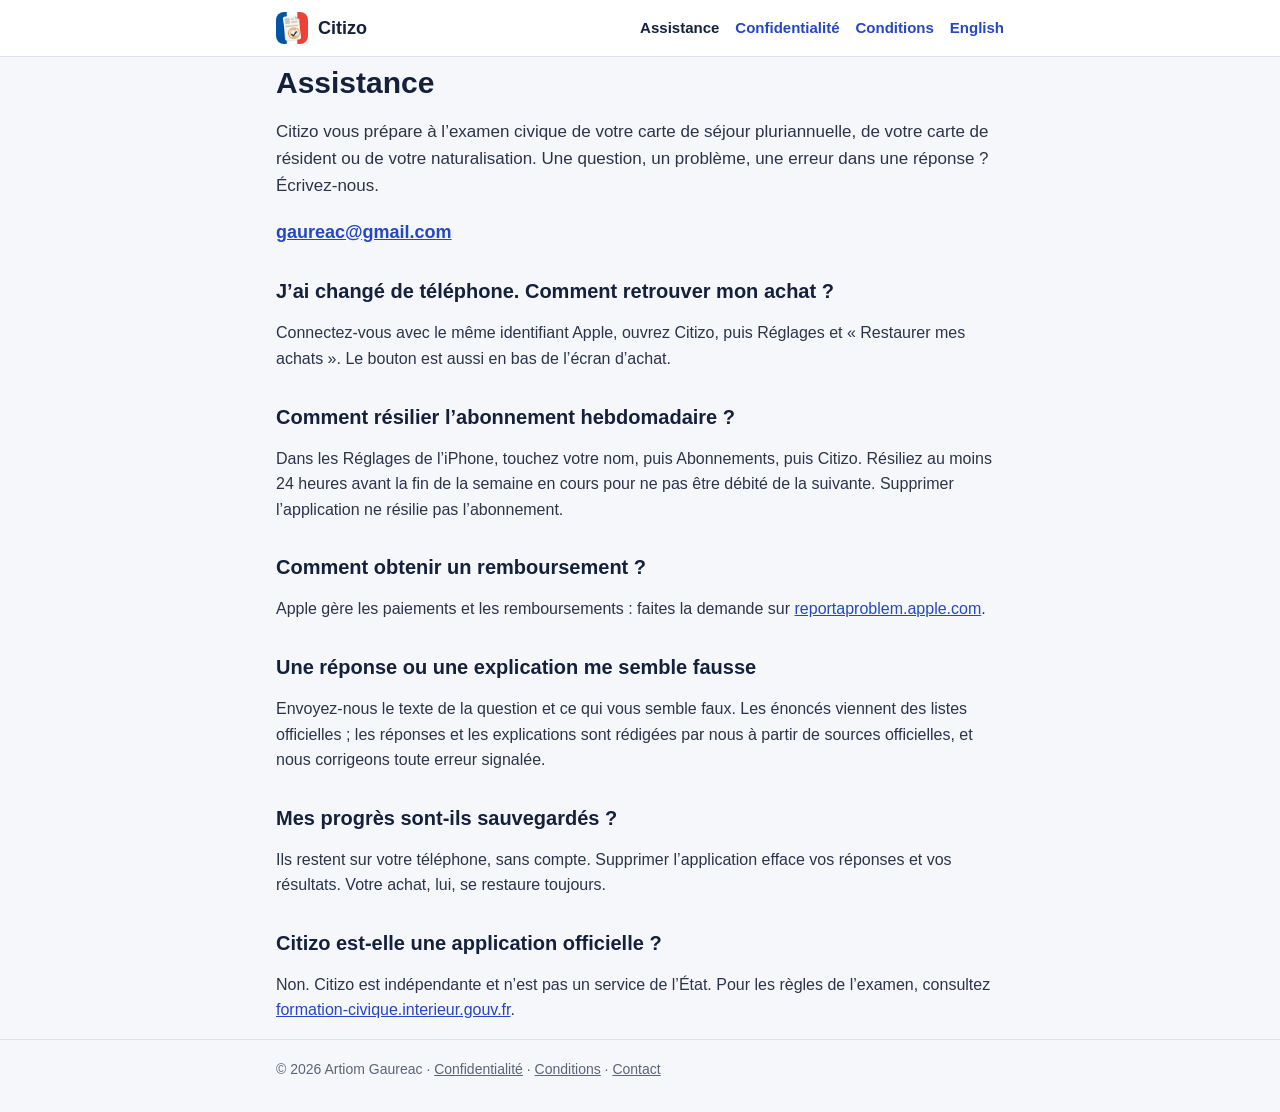
<file: index.html>
<!DOCTYPE html>
<html lang="fr">
<head>
<meta charset="utf-8">
<meta name="viewport" content="width=device-width, initial-scale=1">
<title>Assistance — Citizo</title>
<meta name="description" content="Assistance de Citizo, l’application de préparation à l’examen civique&nbsp;: contact, achats, abonnement, erreurs dans les questions.">
<link rel="stylesheet" href="assets/style.css">
<link rel="icon" href="assets/icon.png">
<link rel="alternate" hreflang="en" href="en/">
</head>
<body>
<header class="site">
  <div class="wrap">
    <a class="brand" href="index.html"><img src="assets/icon.png" alt=""> Citizo</a>
    <nav class="site">
      <a href="index.html" aria-current="page">Assistance</a>
      <a href="privacy.html">Confidentialité</a>
      <a href="terms.html">Conditions</a>
      <a href="en/" lang="en">English</a>
    </nav>
  </div>
</header>

<main class="wrap">
  <h1>Assistance</h1>
  <p class="lead">Citizo vous prépare à l’examen civique de votre carte de séjour pluriannuelle,
  de votre carte de résident ou de votre naturalisation. Une question, un problème, une erreur
  dans une réponse&nbsp;? Écrivez-nous.</p>
  <p class="contact"><a href="mailto:gaureac@gmail.com?subject=Citizo">gaureac@gmail.com</a></p>

  <h2>J’ai changé de téléphone. Comment retrouver mon achat&nbsp;?</h2>
  <p>Connectez-vous avec le même identifiant Apple, ouvrez Citizo, puis Réglages et
  «&nbsp;Restaurer mes achats&nbsp;». Le bouton est aussi en bas de l’écran d’achat.</p>

  <h2>Comment résilier l’abonnement hebdomadaire&nbsp;?</h2>
  <p>Dans les Réglages de l’iPhone, touchez votre nom, puis Abonnements, puis Citizo. Résiliez au
  moins 24&nbsp;heures avant la fin de la semaine en cours pour ne pas être débité de la
  suivante. Supprimer l’application ne résilie pas l’abonnement.</p>

  <h2>Comment obtenir un remboursement&nbsp;?</h2>
  <p>Apple gère les paiements et les remboursements&nbsp;: faites la demande sur
  <a href="https://reportaproblem.apple.com">reportaproblem.apple.com</a>.</p>

  <h2>Une réponse ou une explication me semble fausse</h2>
  <p>Envoyez-nous le texte de la question et ce qui vous semble faux. Les énoncés viennent des
  listes officielles&nbsp;; les réponses et les explications sont rédigées par nous à partir de
  sources officielles, et nous corrigeons toute erreur signalée.</p>

  <h2>Mes progrès sont-ils sauvegardés&nbsp;?</h2>
  <p>Ils restent sur votre téléphone, sans compte. Supprimer l’application efface vos réponses
  et vos résultats. Votre achat, lui, se restaure toujours.</p>

  <h2>Citizo est-elle une application officielle&nbsp;?</h2>
  <p>Non. Citizo est indépendante et n’est pas un service de l’État. Pour les règles de
  l’examen, consultez
  <a href="https://formation-civique.interieur.gouv.fr">formation-civique.interieur.gouv.fr</a>.</p>
</main>

<footer class="site">
  <div class="wrap">© 2026 Artiom Gaureac · <a href="privacy.html">Confidentialité</a> ·
  <a href="terms.html">Conditions</a> · <a href="mailto:gaureac@gmail.com">Contact</a></div>
</footer>
</body>
</html>
</file>
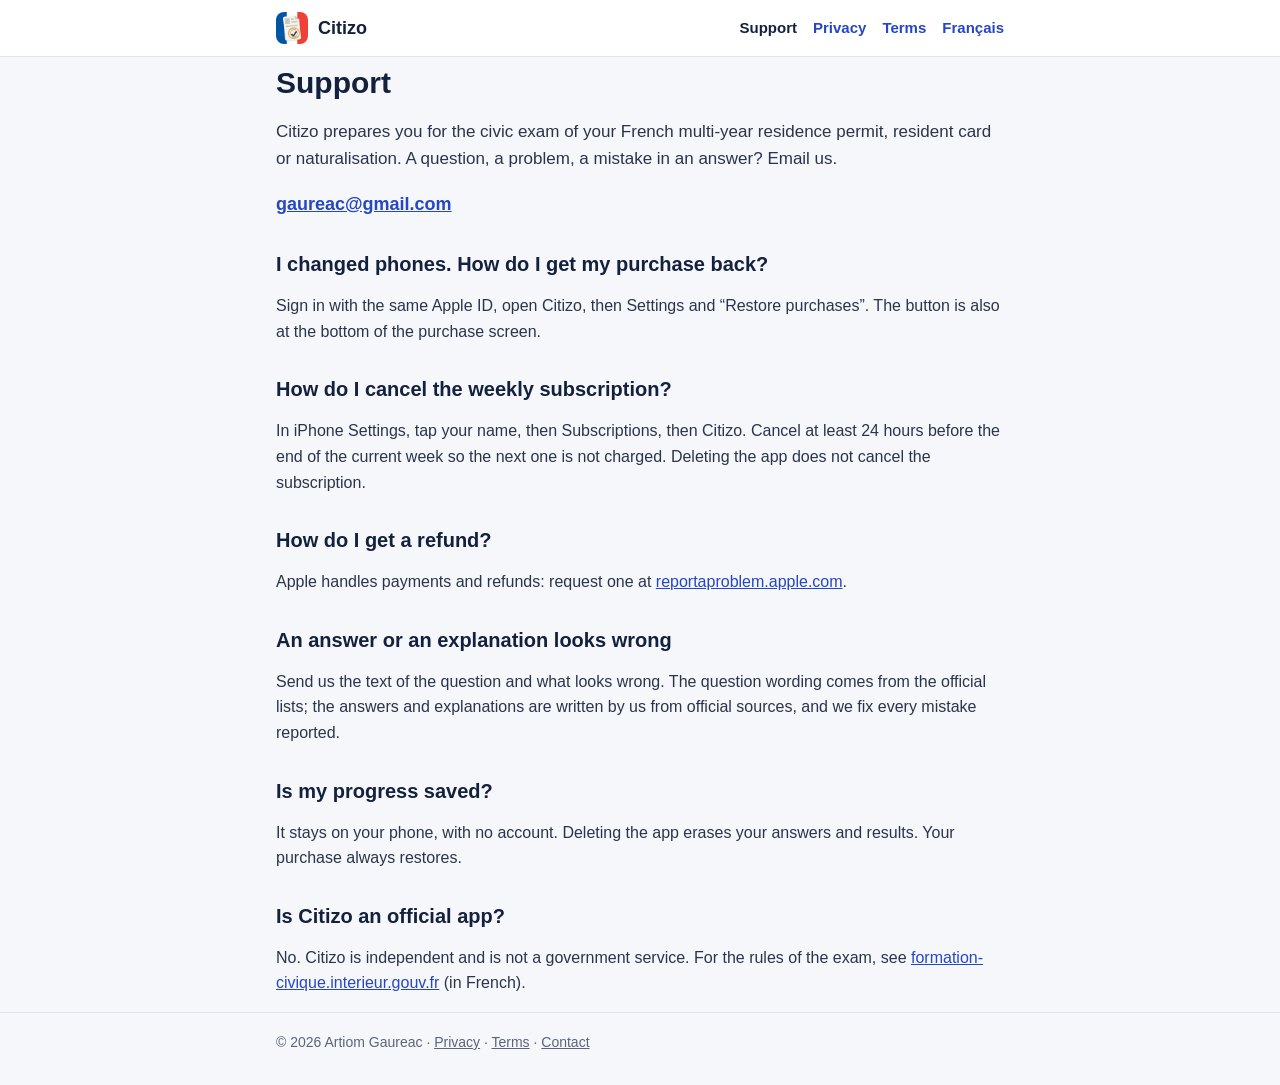
<file: en/index.html>
<!DOCTYPE html>
<html lang="en">
<head>
<meta charset="utf-8">
<meta name="viewport" content="width=device-width, initial-scale=1">
<title>Support — Citizo</title>
<meta name="description" content="Support for Citizo, the French civic exam preparation app: contact, purchases, subscription, mistakes in questions.">
<link rel="stylesheet" href="../assets/style.css">
<link rel="icon" href="../assets/icon.png">
<link rel="alternate" hreflang="fr" href="../">
</head>
<body>
<header class="site">
  <div class="wrap">
    <a class="brand" href="index.html"><img src="../assets/icon.png" alt=""> Citizo</a>
    <nav class="site">
      <a href="index.html" aria-current="page">Support</a>
      <a href="privacy.html">Privacy</a>
      <a href="terms.html">Terms</a>
      <a href="../" lang="fr">Français</a>
    </nav>
  </div>
</header>

<main class="wrap">
  <h1>Support</h1>
  <p class="lead">Citizo prepares you for the civic exam of your French multi-year residence
  permit, resident card or naturalisation. A question, a problem, a mistake in an answer? Email
  us.</p>
  <p class="contact"><a href="mailto:gaureac@gmail.com?subject=Citizo">gaureac@gmail.com</a></p>

  <h2>I changed phones. How do I get my purchase back?</h2>
  <p>Sign in with the same Apple ID, open Citizo, then Settings and “Restore purchases”. The
  button is also at the bottom of the purchase screen.</p>

  <h2>How do I cancel the weekly subscription?</h2>
  <p>In iPhone Settings, tap your name, then Subscriptions, then Citizo. Cancel at least 24 hours
  before the end of the current week so the next one is not charged. Deleting the app does not
  cancel the subscription.</p>

  <h2>How do I get a refund?</h2>
  <p>Apple handles payments and refunds: request one at
  <a href="https://reportaproblem.apple.com">reportaproblem.apple.com</a>.</p>

  <h2>An answer or an explanation looks wrong</h2>
  <p>Send us the text of the question and what looks wrong. The question wording comes from the
  official lists; the answers and explanations are written by us from official sources, and we
  fix every mistake reported.</p>

  <h2>Is my progress saved?</h2>
  <p>It stays on your phone, with no account. Deleting the app erases your answers and results.
  Your purchase always restores.</p>

  <h2>Is Citizo an official app?</h2>
  <p>No. Citizo is independent and is not a government service. For the rules of the exam, see
  <a href="https://formation-civique.interieur.gouv.fr">formation-civique.interieur.gouv.fr</a>
  (in French).</p>
</main>

<footer class="site">
  <div class="wrap">© 2026 Artiom Gaureac · <a href="privacy.html">Privacy</a> ·
  <a href="terms.html">Terms</a> · <a href="mailto:gaureac@gmail.com">Contact</a></div>
</footer>
</body>
</html>
</file>
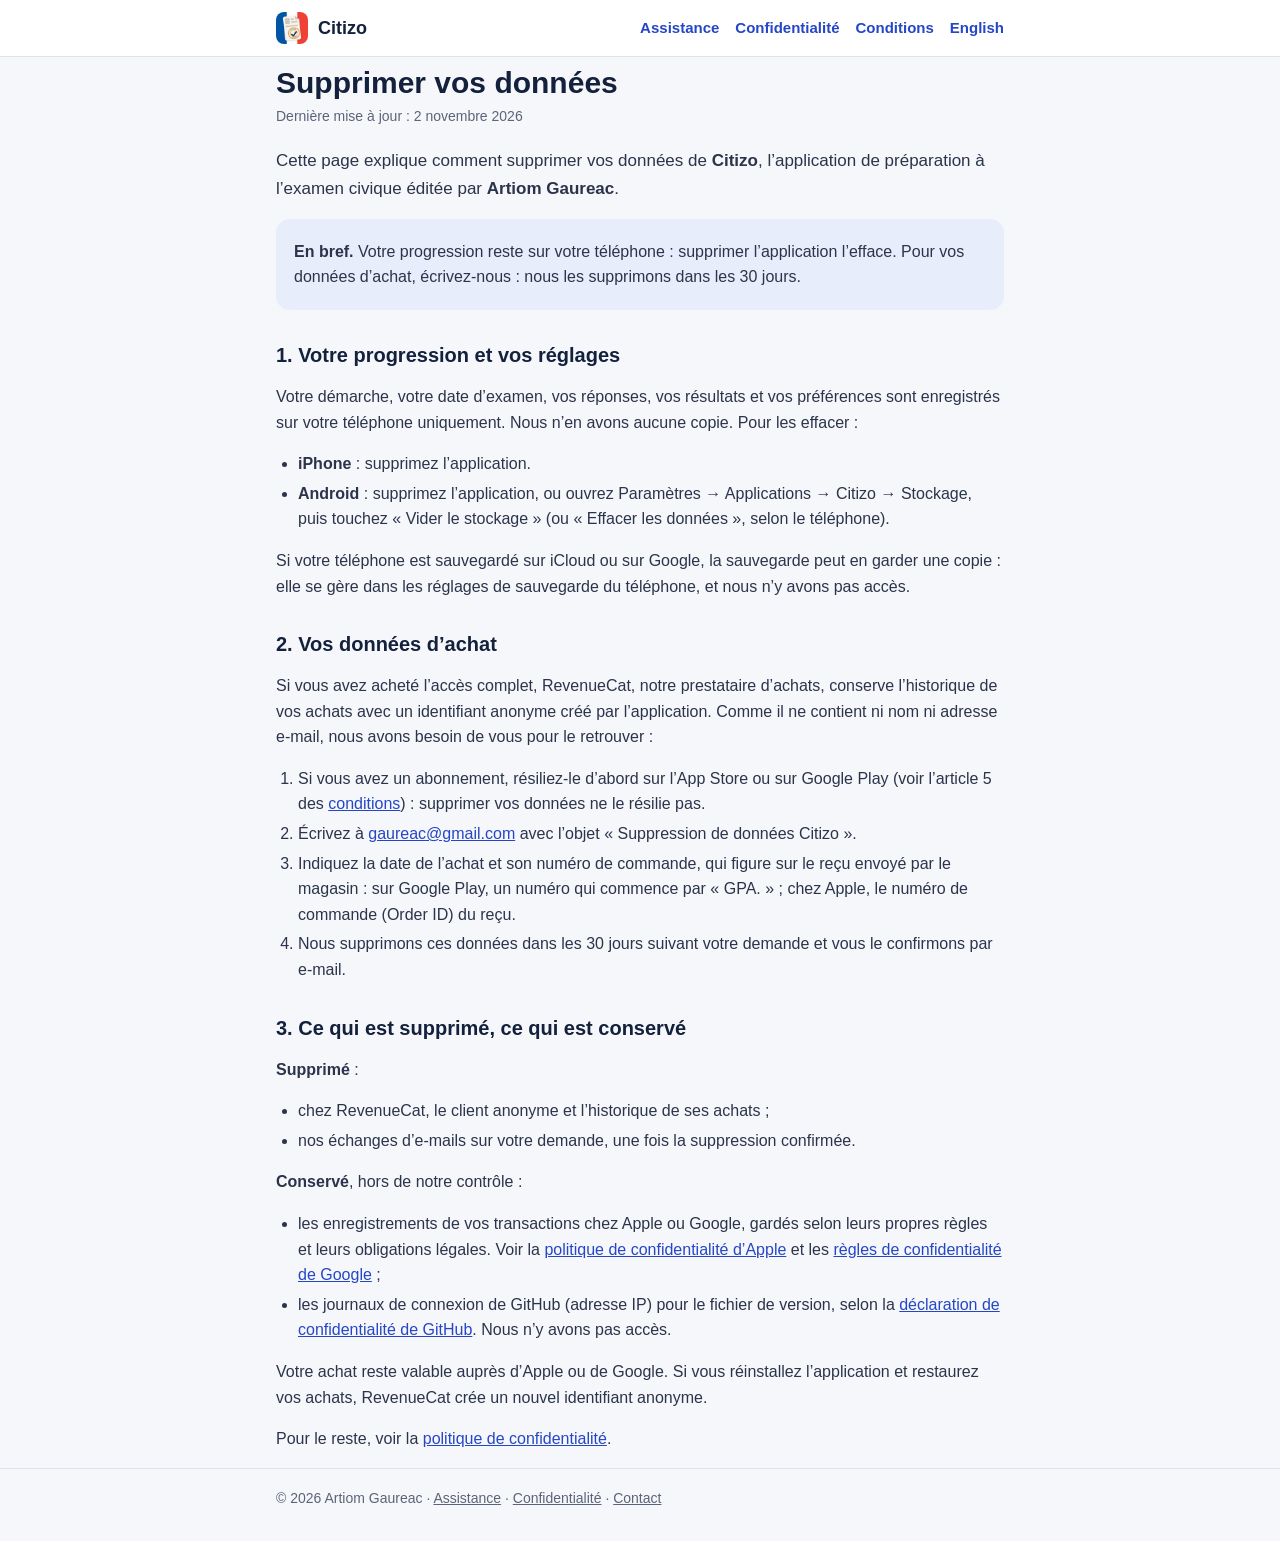
<file: delete-data.html>
<!DOCTYPE html>
<html lang="fr">
<head>
<meta charset="utf-8">
<meta name="viewport" content="width=device-width, initial-scale=1">
<title>Supprimer vos données — Citizo</title>
<meta name="description" content="Comment supprimer les données de Citizo, par Artiom Gaureac&nbsp;: votre progression sur le téléphone et vos données d’achat.">
<link rel="stylesheet" href="assets/style.css">
<link rel="icon" href="assets/icon.png">
<link rel="alternate" hreflang="en" href="en/delete-data.html">
</head>
<body>
<header class="site">
  <div class="wrap">
    <a class="brand" href="index.html"><img src="assets/icon.png" alt=""> Citizo</a>
    <nav class="site">
      <a href="index.html">Assistance</a>
      <a href="privacy.html">Confidentialité</a>
      <a href="terms.html">Conditions</a>
      <a href="en/delete-data.html" lang="en">English</a>
    </nav>
  </div>
</header>

<main class="wrap">
  <h1>Supprimer vos données</h1>
  <p class="updated">Dernière mise à jour&nbsp;: 2&nbsp;novembre 2026</p>

  <p class="lead">Cette page explique comment supprimer vos données de <strong>Citizo</strong>,
  l’application de préparation à l’examen civique éditée par <strong>Artiom Gaureac</strong>.</p>

  <div class="note">
    <p><strong>En bref.</strong> Votre progression reste sur votre téléphone&nbsp;: supprimer
    l’application l’efface. Pour vos données d’achat, écrivez-nous&nbsp;: nous les supprimons
    dans les 30&nbsp;jours.</p>
  </div>

  <h2>1. Votre progression et vos réglages</h2>
  <p>Votre démarche, votre date d’examen, vos réponses, vos résultats et vos préférences sont
  enregistrés sur votre téléphone uniquement. Nous n’en avons aucune copie. Pour les
  effacer&nbsp;:</p>
  <ul>
    <li><strong>iPhone</strong>&nbsp;: supprimez l’application.</li>
    <li><strong>Android</strong>&nbsp;: supprimez l’application, ou ouvrez Paramètres →
      Applications → Citizo → Stockage, puis touchez «&nbsp;Vider le stockage&nbsp;» (ou
      «&nbsp;Effacer les données&nbsp;», selon le téléphone).</li>
  </ul>
  <p>Si votre téléphone est sauvegardé sur iCloud ou sur Google, la sauvegarde peut en garder une
  copie&nbsp;: elle se gère dans les réglages de sauvegarde du téléphone, et nous n’y avons pas
  accès.</p>

  <h2>2. Vos données d’achat</h2>
  <p>Si vous avez acheté l’accès complet, RevenueCat, notre prestataire d’achats, conserve
  l’historique de vos achats avec un identifiant anonyme créé par l’application. Comme il ne
  contient ni nom ni adresse e-mail, nous avons besoin de vous pour le retrouver&nbsp;:</p>
  <ol>
    <li>Si vous avez un abonnement, résiliez-le d’abord sur l’App Store ou sur Google Play (voir
      l’article&nbsp;5 des <a href="terms.html">conditions</a>)&nbsp;: supprimer vos données ne le
      résilie pas.</li>
    <li>Écrivez à
      <a href="mailto:gaureac@gmail.com?subject=Suppression%20de%20donn%C3%A9es%20Citizo">gaureac@gmail.com</a>
      avec l’objet «&nbsp;Suppression de données Citizo&nbsp;».</li>
    <li>Indiquez la date de l’achat et son numéro de commande, qui figure sur le reçu envoyé par
      le magasin&nbsp;: sur Google Play, un numéro qui commence par «&nbsp;GPA.&nbsp;»&nbsp;; chez
      Apple, le numéro de commande (Order ID) du reçu.</li>
    <li>Nous supprimons ces données dans les 30&nbsp;jours suivant votre demande et vous le
      confirmons par e-mail.</li>
  </ol>

  <h2>3. Ce qui est supprimé, ce qui est conservé</h2>
  <p><strong>Supprimé</strong>&nbsp;:</p>
  <ul>
    <li>chez RevenueCat, le client anonyme et l’historique de ses achats&nbsp;;</li>
    <li>nos échanges d’e-mails sur votre demande, une fois la suppression confirmée.</li>
  </ul>
  <p><strong>Conservé</strong>, hors de notre contrôle&nbsp;:</p>
  <ul>
    <li>les enregistrements de vos transactions chez Apple ou Google, gardés selon leurs propres
      règles et leurs obligations légales. Voir la
      <a href="https://www.apple.com/fr/legal/privacy/">politique de confidentialité d’Apple</a> et
      les <a href="https://policies.google.com/privacy?hl=fr">règles de confidentialité de
      Google</a>&nbsp;;</li>
    <li>les journaux de connexion de GitHub (adresse IP) pour le fichier de version, selon la
      <a href="https://docs.github.com/fr/site-policy/privacy-policies/github-general-privacy-statement">déclaration de confidentialité de GitHub</a>.
      Nous n’y avons pas accès.</li>
  </ul>
  <p>Votre achat reste valable auprès d’Apple ou de Google. Si vous réinstallez l’application et
  restaurez vos achats, RevenueCat crée un nouvel identifiant anonyme.</p>

  <p>Pour le reste, voir la <a href="privacy.html">politique de confidentialité</a>.</p>
</main>

<footer class="site">
  <div class="wrap">© 2026 Artiom Gaureac · <a href="index.html">Assistance</a> ·
  <a href="privacy.html">Confidentialité</a> · <a href="mailto:gaureac@gmail.com">Contact</a></div>
</footer>
</body>
</html>
</file>
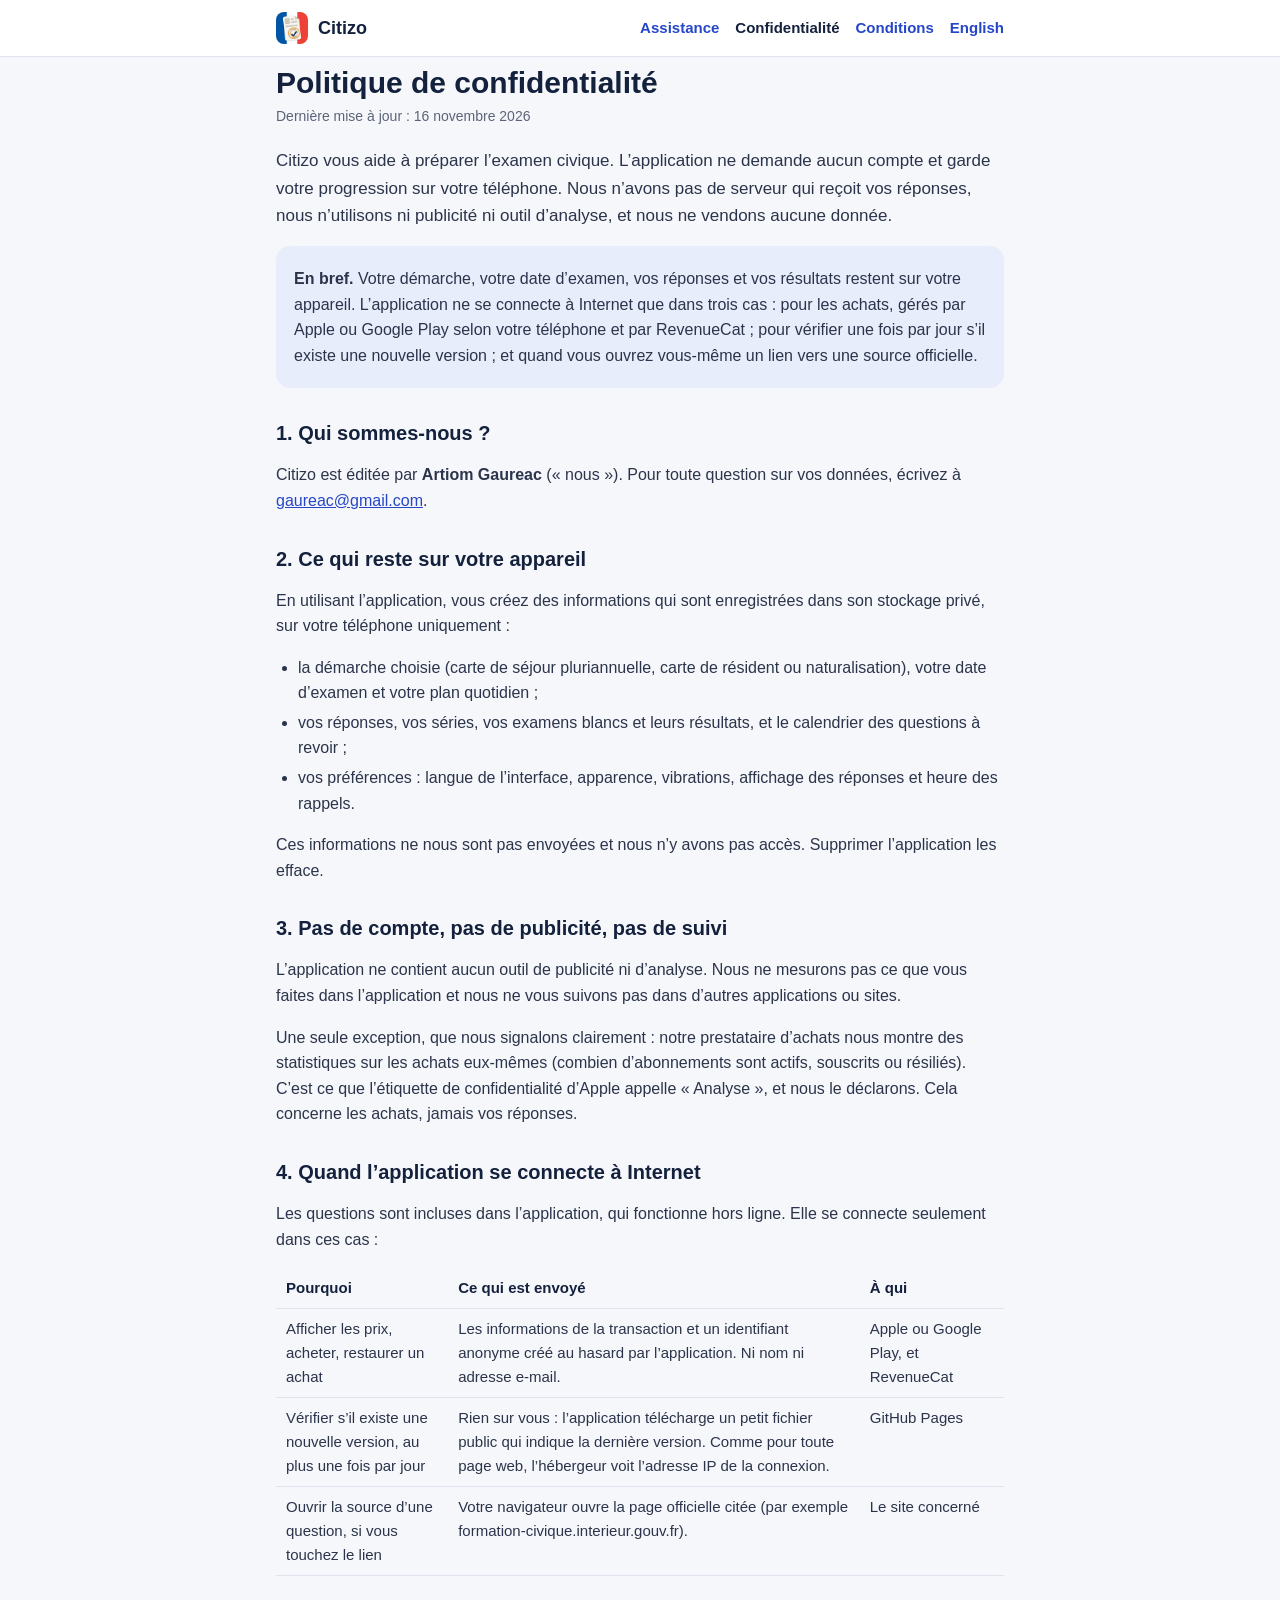
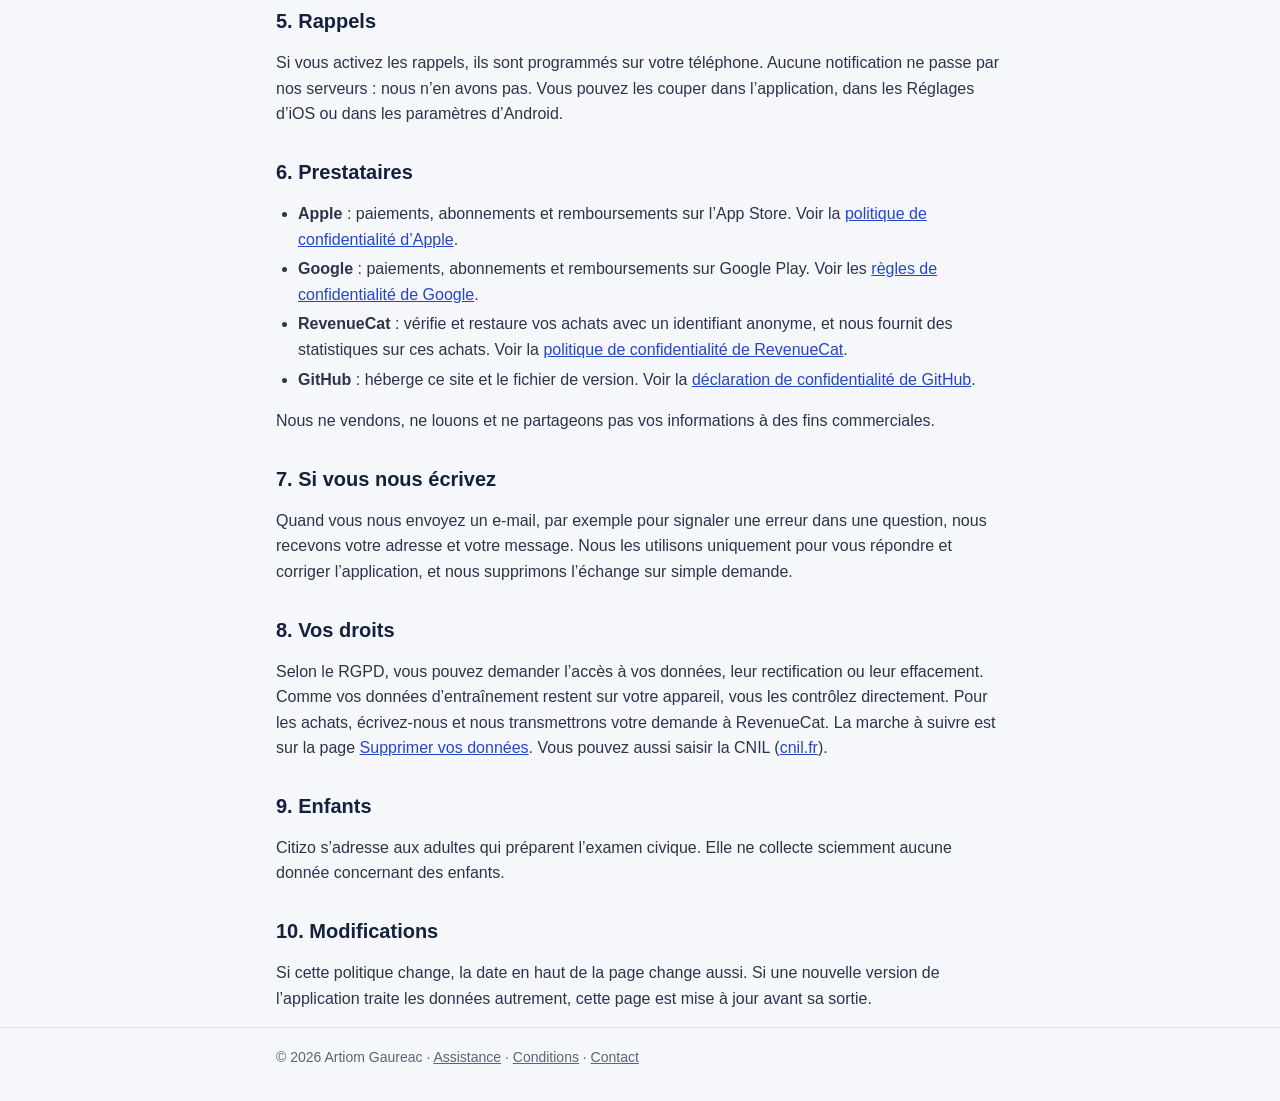
<file: privacy.html>
<!DOCTYPE html>
<html lang="fr">
<head>
<meta charset="utf-8">
<meta name="viewport" content="width=device-width, initial-scale=1">
<title>Politique de confidentialité — Citizo</title>
<meta name="description" content="Politique de confidentialité de Citizo, l’application de préparation à l’examen civique. Vos réponses restent sur votre téléphone.">
<link rel="stylesheet" href="assets/style.css">
<link rel="icon" href="assets/icon.png">
<link rel="alternate" hreflang="en" href="en/privacy.html">
</head>
<body>
<header class="site">
  <div class="wrap">
    <a class="brand" href="index.html"><img src="assets/icon.png" alt=""> Citizo</a>
    <nav class="site">
      <a href="index.html">Assistance</a>
      <a href="privacy.html" aria-current="page">Confidentialité</a>
      <a href="terms.html">Conditions</a>
      <a href="en/privacy.html" lang="en">English</a>
    </nav>
  </div>
</header>

<main class="wrap">
  <h1>Politique de confidentialité</h1>
  <p class="updated">Dernière mise à jour&nbsp;: 16&nbsp;novembre 2026</p>

  <p class="lead">Citizo vous aide à préparer l’examen civique. L’application ne demande aucun
  compte et garde votre progression sur votre téléphone. Nous n’avons pas de serveur qui
  reçoit vos réponses, nous n’utilisons ni publicité ni outil d’analyse, et nous ne vendons
  aucune donnée.</p>

  <div class="note">
    <p><strong>En bref.</strong> Votre démarche, votre date d’examen, vos réponses et vos
    résultats restent sur votre appareil. L’application ne se connecte à Internet que dans
    trois cas&nbsp;: pour les achats, gérés par Apple ou Google Play selon votre téléphone et par
    RevenueCat&nbsp;; pour vérifier une fois par jour s’il existe une nouvelle version&nbsp;; et
    quand vous ouvrez vous-même un lien vers une source officielle.</p>
  </div>

  <h2>1. Qui sommes-nous&nbsp;?</h2>
  <p>Citizo est éditée par <strong>Artiom Gaureac</strong> («&nbsp;nous&nbsp;»). Pour toute
  question sur vos données, écrivez à <a href="mailto:gaureac@gmail.com">gaureac@gmail.com</a>.</p>

  <h2>2. Ce qui reste sur votre appareil</h2>
  <p>En utilisant l’application, vous créez des informations qui sont enregistrées dans son
  stockage privé, sur votre téléphone uniquement&nbsp;:</p>
  <ul>
    <li>la démarche choisie (carte de séjour pluriannuelle, carte de résident ou
      naturalisation), votre date d’examen et votre plan quotidien&nbsp;;</li>
    <li>vos réponses, vos séries, vos examens blancs et leurs résultats, et le calendrier
      des questions à revoir&nbsp;;</li>
    <li>vos préférences&nbsp;: langue de l’interface, apparence, vibrations, affichage des
      réponses et heure des rappels.</li>
  </ul>
  <p>Ces informations ne nous sont pas envoyées et nous n’y avons pas accès. Supprimer
  l’application les efface.</p>

  <h2>3. Pas de compte, pas de publicité, pas de suivi</h2>
  <p>L’application ne contient aucun outil de publicité ni d’analyse. Nous ne mesurons pas ce
  que vous faites dans l’application et nous ne vous suivons pas dans d’autres applications
  ou sites.</p>
  <p>Une seule exception, que nous signalons clairement&nbsp;: notre prestataire d’achats nous montre des
  statistiques sur les achats eux-mêmes (combien d’abonnements sont actifs, souscrits ou
  résiliés). C’est ce que l’étiquette de confidentialité d’Apple appelle «&nbsp;Analyse&nbsp;»,
  et nous le déclarons. Cela concerne les achats, jamais vos réponses.</p>

  <h2>4. Quand l’application se connecte à Internet</h2>
  <p>Les questions sont incluses dans l’application, qui fonctionne hors ligne. Elle se
  connecte seulement dans ces cas&nbsp;:</p>
  <div class="table-scroll">
  <table>
    <tr><th>Pourquoi</th><th>Ce qui est envoyé</th><th>À qui</th></tr>
    <tr><td>Afficher les prix, acheter, restaurer un achat</td>
      <td>Les informations de la transaction et un identifiant anonyme créé au hasard par
      l’application. Ni nom ni adresse e-mail.</td>
      <td>Apple ou Google Play, et RevenueCat</td></tr>
    <tr><td>Vérifier s’il existe une nouvelle version, au plus une fois par jour</td>
      <td>Rien sur vous&nbsp;: l’application télécharge un petit fichier public qui indique la
      dernière version. Comme pour toute page web, l’hébergeur voit l’adresse IP de la
      connexion.</td>
      <td>GitHub Pages</td></tr>
    <tr><td>Ouvrir la source d’une question, si vous touchez le lien</td>
      <td>Votre navigateur ouvre la page officielle citée (par exemple
      formation-civique.interieur.gouv.fr).</td>
      <td>Le site concerné</td></tr>
  </table>
  </div>

  <h2>5. Rappels</h2>
  <p>Si vous activez les rappels, ils sont programmés sur votre téléphone. Aucune notification
  ne passe par nos serveurs&nbsp;: nous n’en avons pas. Vous pouvez les couper dans
  l’application, dans les Réglages d’iOS ou dans les paramètres d’Android.</p>

  <h2>6. Prestataires</h2>
  <ul>
    <li><strong>Apple</strong>&nbsp;: paiements, abonnements et remboursements sur l’App Store.
      Voir la <a href="https://www.apple.com/fr/legal/privacy/">politique de confidentialité d’Apple</a>.</li>
    <li><strong>Google</strong>&nbsp;: paiements, abonnements et remboursements sur Google Play.
      Voir les <a href="https://policies.google.com/privacy?hl=fr">règles de confidentialité de Google</a>.</li>
    <li><strong>RevenueCat</strong>&nbsp;: vérifie et restaure vos achats avec un identifiant
      anonyme, et nous fournit des statistiques sur ces achats. Voir la
      <a href="https://www.revenuecat.com/privacy/">politique de confidentialité de RevenueCat</a>.</li>
    <li><strong>GitHub</strong>&nbsp;: héberge ce site et le fichier de version. Voir la
      <a href="https://docs.github.com/fr/site-policy/privacy-policies/github-general-privacy-statement">déclaration de confidentialité de GitHub</a>.</li>
  </ul>
  <p>Nous ne vendons, ne louons et ne partageons pas vos informations à des fins
  commerciales.</p>

  <h2>7. Si vous nous écrivez</h2>
  <p>Quand vous nous envoyez un e-mail, par exemple pour signaler une erreur dans une question,
  nous recevons votre adresse et votre message. Nous les utilisons uniquement pour vous
  répondre et corriger l’application, et nous supprimons l’échange sur simple demande.</p>

  <h2>8. Vos droits</h2>
  <p>Selon le RGPD, vous pouvez demander l’accès à vos données, leur rectification ou leur
  effacement. Comme vos données d’entraînement restent sur votre appareil, vous les contrôlez
  directement. Pour les achats, écrivez-nous et nous transmettrons votre demande à RevenueCat.
  La marche à suivre est sur la page <a href="delete-data.html">Supprimer vos données</a>.
  Vous pouvez aussi saisir la CNIL (<a href="https://www.cnil.fr">cnil.fr</a>).</p>

  <h2>9. Enfants</h2>
  <p>Citizo s’adresse aux adultes qui préparent l’examen civique. Elle ne collecte sciemment
  aucune donnée concernant des enfants.</p>

  <h2>10. Modifications</h2>
  <p>Si cette politique change, la date en haut de la page change aussi. Si une nouvelle version
  de l’application traite les données autrement, cette page est mise à jour avant sa sortie.</p>
</main>

<footer class="site">
  <div class="wrap">© 2026 Artiom Gaureac · <a href="index.html">Assistance</a> ·
  <a href="terms.html">Conditions</a> · <a href="mailto:gaureac@gmail.com">Contact</a></div>
</footer>
</body>
</html>
</file>
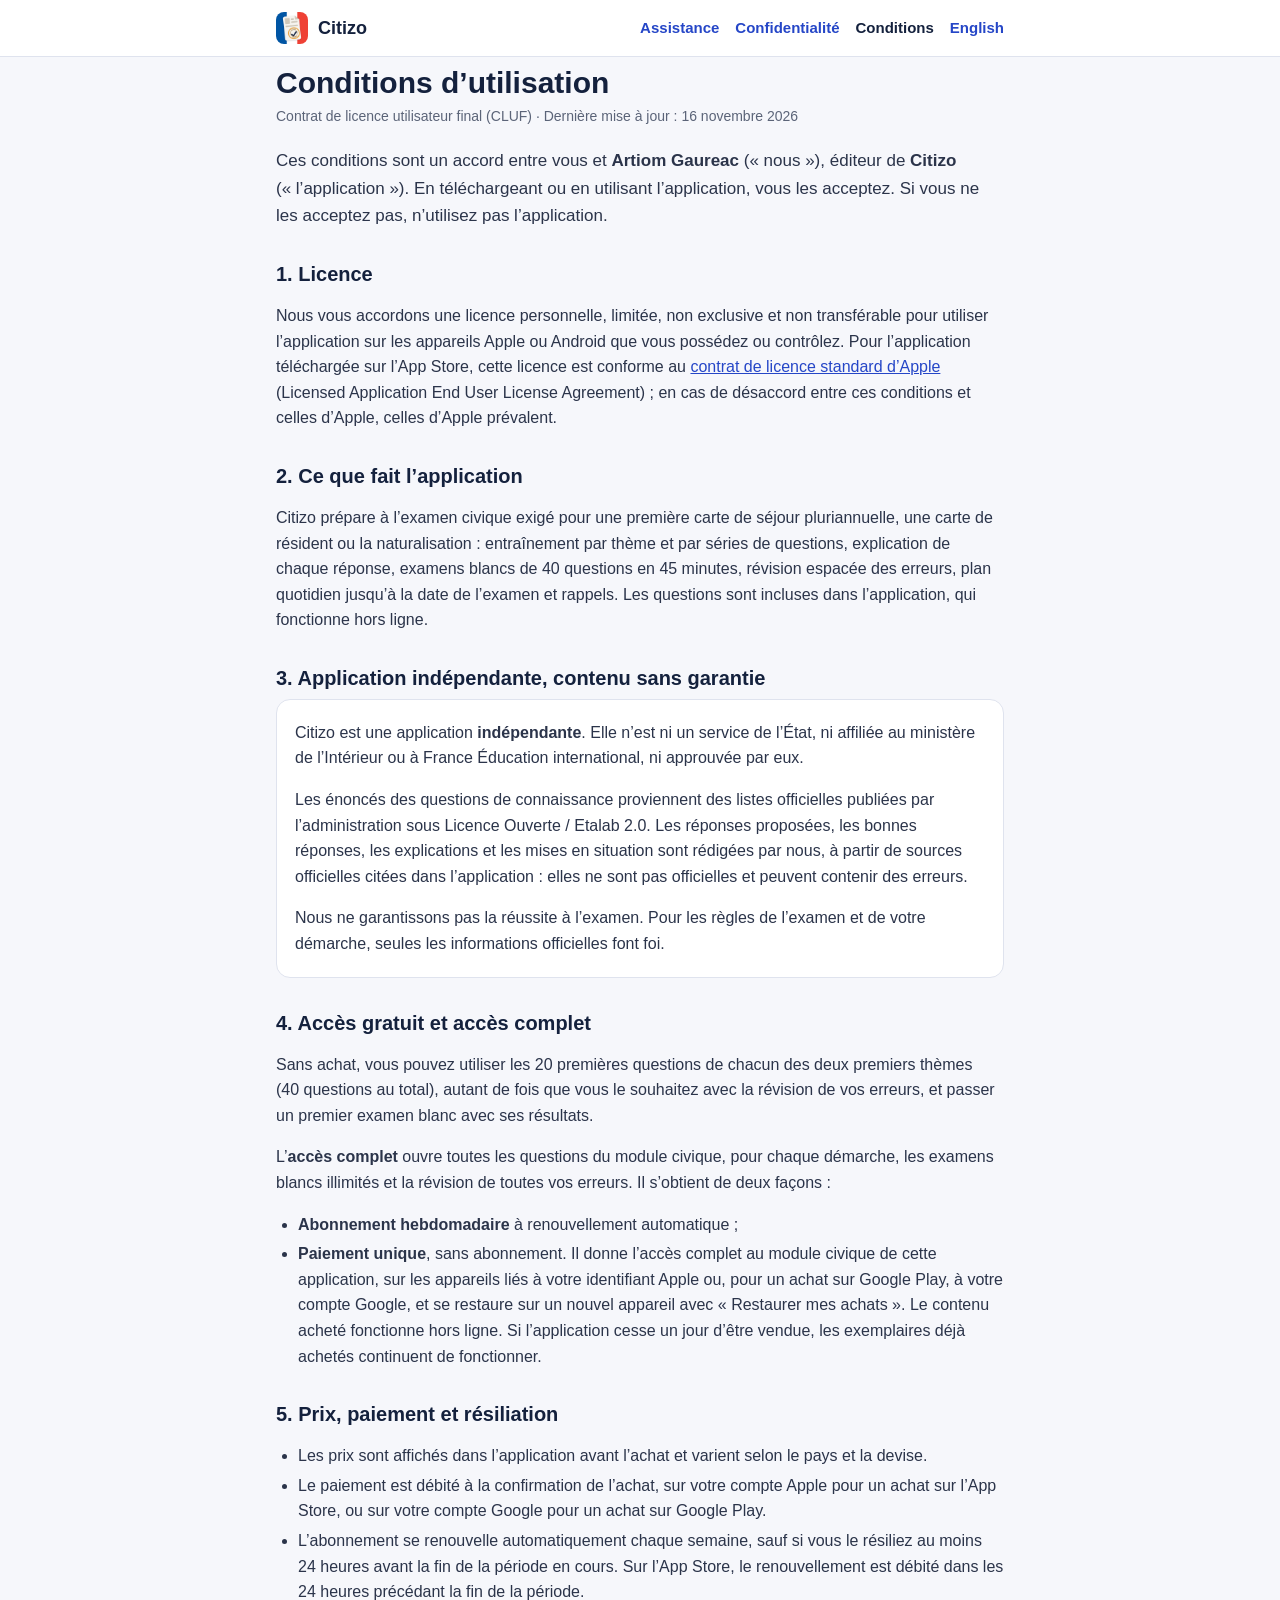
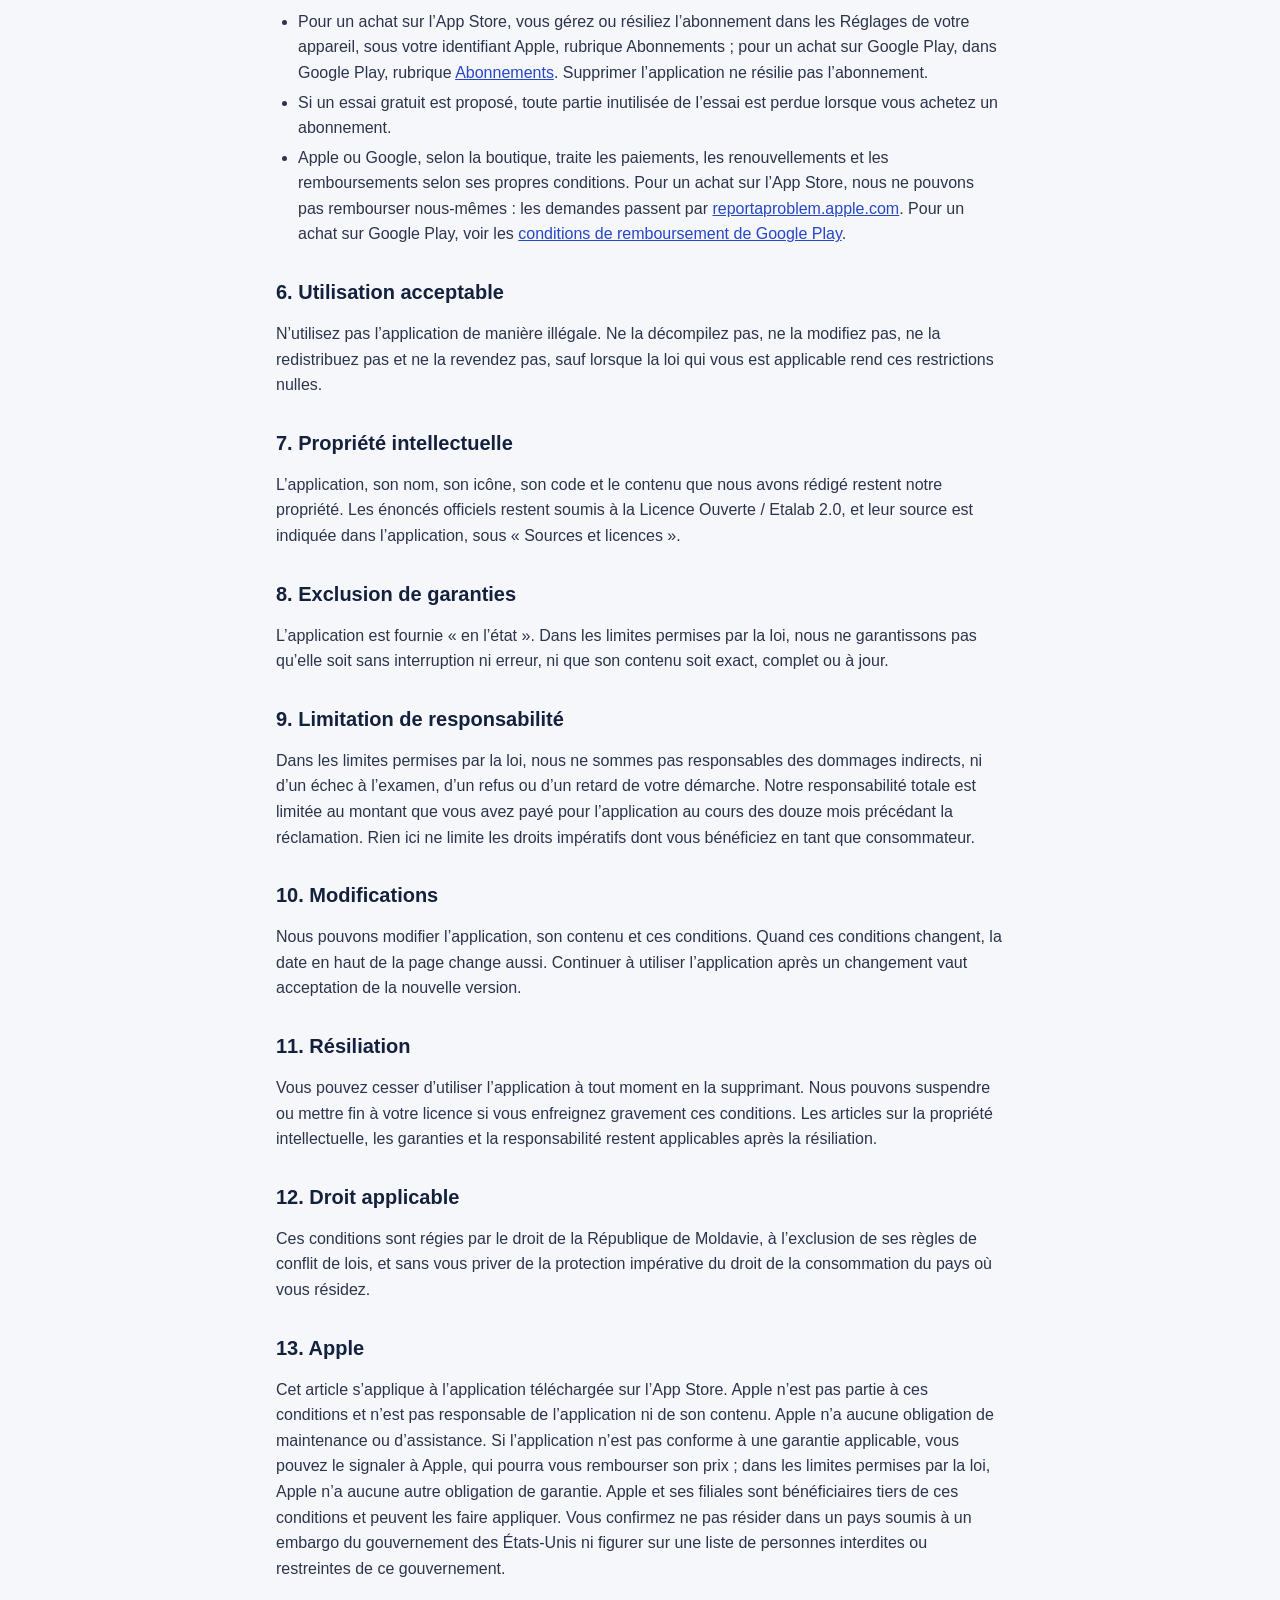
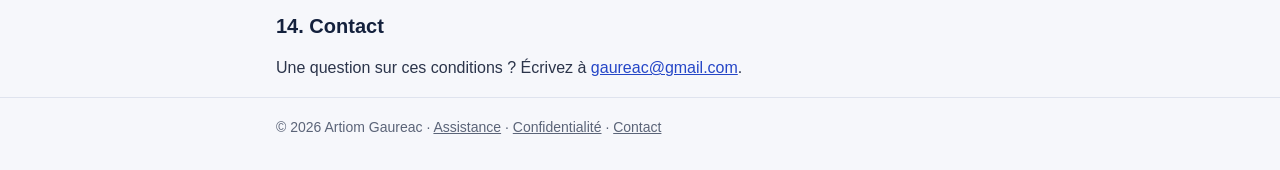
<file: terms.html>
<!DOCTYPE html>
<html lang="fr">
<head>
<meta charset="utf-8">
<meta name="viewport" content="width=device-width, initial-scale=1">
<title>Conditions d’utilisation (CLUF) — Citizo</title>
<meta name="description" content="Conditions d’utilisation et contrat de licence de Citizo&nbsp;: abonnement hebdomadaire, paiement unique, contenu et limites.">
<link rel="stylesheet" href="assets/style.css">
<link rel="icon" href="assets/icon.png">
<link rel="alternate" hreflang="en" href="en/terms.html">
</head>
<body>
<header class="site">
  <div class="wrap">
    <a class="brand" href="index.html"><img src="assets/icon.png" alt=""> Citizo</a>
    <nav class="site">
      <a href="index.html">Assistance</a>
      <a href="privacy.html">Confidentialité</a>
      <a href="terms.html" aria-current="page">Conditions</a>
      <a href="en/terms.html" lang="en">English</a>
    </nav>
  </div>
</header>

<main class="wrap">
  <h1>Conditions d’utilisation</h1>
  <p class="updated">Contrat de licence utilisateur final (CLUF) · Dernière mise à jour&nbsp;: 16&nbsp;novembre 2026</p>

  <p class="lead">Ces conditions sont un accord entre vous et <strong>Artiom Gaureac</strong>
  («&nbsp;nous&nbsp;»), éditeur de <strong>Citizo</strong> («&nbsp;l’application&nbsp;»). En
  téléchargeant ou en utilisant l’application, vous les acceptez. Si vous ne les acceptez pas,
  n’utilisez pas l’application.</p>

  <h2>1. Licence</h2>
  <p>Nous vous accordons une licence personnelle, limitée, non exclusive et non transférable
  pour utiliser l’application sur les appareils Apple ou Android que vous possédez ou contrôlez.
  Pour l’application téléchargée sur l’App Store, cette licence est conforme au
  <a href="https://www.apple.com/legal/internet-services/itunes/dev/stdeula/">contrat
  de licence standard d’Apple</a> (Licensed Application End User License Agreement)&nbsp;; en cas
  de désaccord entre ces conditions et celles d’Apple, celles d’Apple prévalent.</p>

  <h2>2. Ce que fait l’application</h2>
  <p>Citizo prépare à l’examen civique exigé pour une première carte de séjour pluriannuelle,
  une carte de résident ou la naturalisation&nbsp;: entraînement par thème et par séries de
  questions, explication de chaque réponse, examens blancs de 40&nbsp;questions en
  45&nbsp;minutes, révision espacée des erreurs, plan quotidien jusqu’à la date de l’examen
  et rappels. Les questions sont incluses dans l’application, qui fonctionne hors ligne.</p>

  <h2>3. Application indépendante, contenu sans garantie</h2>
  <div class="card">
    <p>Citizo est une application <strong>indépendante</strong>. Elle n’est ni un service de
    l’État, ni affiliée au ministère de l’Intérieur ou à France Éducation international, ni
    approuvée par eux.</p>
    <p>Les énoncés des questions de connaissance proviennent des listes officielles publiées
    par l’administration sous Licence Ouverte / Etalab&nbsp;2.0. Les réponses proposées, les
    bonnes réponses, les explications et les mises en situation sont rédigées par nous, à partir
    de sources officielles citées dans l’application&nbsp;: elles ne sont pas officielles et
    peuvent contenir des erreurs.</p>
    <p>Nous ne garantissons pas la réussite à l’examen. Pour les règles de l’examen et de votre
    démarche, seules les informations officielles font foi.</p>
  </div>

  <h2>4. Accès gratuit et accès complet</h2>
  <p>Sans achat, vous pouvez utiliser les 20&nbsp;premières questions de chacun des deux
  premiers thèmes (40&nbsp;questions au total), autant de fois que vous le souhaitez avec la
  révision de vos erreurs, et passer un premier examen blanc avec ses résultats.</p>
  <p>L’<strong>accès complet</strong> ouvre toutes les questions du module civique, pour chaque
  démarche, les examens blancs illimités et la révision de toutes vos erreurs. Il s’obtient de
  deux façons&nbsp;:</p>
  <ul>
    <li><strong>Abonnement hebdomadaire</strong> à renouvellement automatique&nbsp;;</li>
    <li><strong>Paiement unique</strong>, sans abonnement. Il donne l’accès complet au module
      civique de cette application, sur les appareils liés à votre identifiant Apple ou, pour un
      achat sur Google Play, à votre compte Google, et se restaure sur un nouvel appareil avec «&nbsp;Restaurer mes achats&nbsp;». Le contenu acheté
      fonctionne hors ligne. Si l’application cesse un jour d’être vendue, les exemplaires
      déjà achetés continuent de fonctionner.</li>
  </ul>

  <h2>5. Prix, paiement et résiliation</h2>
  <ul>
    <li>Les prix sont affichés dans l’application avant l’achat et varient selon le pays et la
      devise.</li>
    <li>Le paiement est débité à la confirmation de l’achat, sur votre compte Apple pour un achat
      sur l’App Store, ou sur votre compte Google pour un achat sur Google Play.</li>
    <li>L’abonnement se renouvelle automatiquement chaque semaine, sauf si vous le résiliez au
      moins 24&nbsp;heures avant la fin de la période en cours. Sur l’App Store, le renouvellement
      est débité dans les 24&nbsp;heures précédant la fin de la période.</li>
    <li>Pour un achat sur l’App Store, vous gérez ou résiliez l’abonnement dans les Réglages de
      votre appareil, sous votre identifiant Apple, rubrique Abonnements&nbsp;; pour un achat sur
      Google Play, dans Google Play, rubrique
      <a href="https://play.google.com/store/account/subscriptions">Abonnements</a>. Supprimer l’application ne résilie pas l’abonnement.</li>
    <li>Si un essai gratuit est proposé, toute partie inutilisée de l’essai est perdue lorsque
      vous achetez un abonnement.</li>
    <li>Apple ou Google, selon la boutique, traite les paiements, les renouvellements et les
      remboursements selon ses propres conditions. Pour un achat sur l’App Store, nous ne pouvons
      pas rembourser nous-mêmes&nbsp;: les demandes passent par
      <a href="https://reportaproblem.apple.com">reportaproblem.apple.com</a>. Pour un achat sur
      Google Play, voir les
      <a href="https://support.google.com/googleplay/answer/15574908?hl=fr">conditions de
      remboursement de Google Play</a>.</li>
  </ul>

  <h2>6. Utilisation acceptable</h2>
  <p>N’utilisez pas l’application de manière illégale. Ne la décompilez pas, ne la modifiez pas,
  ne la redistribuez pas et ne la revendez pas, sauf lorsque la loi qui vous est applicable rend
  ces restrictions nulles.</p>

  <h2>7. Propriété intellectuelle</h2>
  <p>L’application, son nom, son icône, son code et le contenu que nous avons rédigé restent
  notre propriété. Les énoncés officiels restent soumis à la Licence Ouverte / Etalab&nbsp;2.0,
  et leur source est indiquée dans l’application, sous «&nbsp;Sources et licences&nbsp;».</p>

  <h2>8. Exclusion de garanties</h2>
  <p>L’application est fournie «&nbsp;en l’état&nbsp;». Dans les limites permises par la loi,
  nous ne garantissons pas qu’elle soit sans interruption ni erreur, ni que son contenu soit
  exact, complet ou à jour.</p>

  <h2>9. Limitation de responsabilité</h2>
  <p>Dans les limites permises par la loi, nous ne sommes pas responsables des dommages
  indirects, ni d’un échec à l’examen, d’un refus ou d’un retard de votre démarche. Notre
  responsabilité totale est limitée au montant que vous avez payé pour l’application au cours
  des douze mois précédant la réclamation. Rien ici ne limite les droits impératifs dont vous
  bénéficiez en tant que consommateur.</p>

  <h2>10. Modifications</h2>
  <p>Nous pouvons modifier l’application, son contenu et ces conditions. Quand ces conditions
  changent, la date en haut de la page change aussi. Continuer à utiliser l’application après
  un changement vaut acceptation de la nouvelle version.</p>

  <h2>11. Résiliation</h2>
  <p>Vous pouvez cesser d’utiliser l’application à tout moment en la supprimant. Nous pouvons
  suspendre ou mettre fin à votre licence si vous enfreignez gravement ces conditions. Les
  articles sur la propriété intellectuelle, les garanties et la responsabilité restent applicables
  après la résiliation.</p>

  <h2>12. Droit applicable</h2>
  <p>Ces conditions sont régies par le droit de la République de Moldavie, à l’exclusion de
  ses règles de conflit de lois, et sans vous priver de la protection impérative du droit de la
  consommation du pays où vous résidez.</p>

  <h2>13. Apple</h2>
  <p>Cet article s’applique à l’application téléchargée sur l’App Store.
  Apple n’est pas partie à ces conditions et n’est pas responsable de l’application ni de son
  contenu. Apple n’a aucune obligation de maintenance ou d’assistance. Si l’application n’est
  pas conforme à une garantie applicable, vous pouvez le signaler à Apple, qui pourra vous
  rembourser son prix&nbsp;; dans les limites permises par la loi, Apple n’a aucune autre
  obligation de garantie. Apple et ses filiales sont bénéficiaires tiers de ces conditions et
  peuvent les faire appliquer. Vous confirmez ne pas résider dans un pays soumis à un embargo
  du gouvernement des États-Unis ni figurer sur une liste de personnes interdites ou
  restreintes de ce gouvernement.</p>

  <h2>14. Contact</h2>
  <p>Une question sur ces conditions&nbsp;? Écrivez à
  <a href="mailto:gaureac@gmail.com">gaureac@gmail.com</a>.</p>
</main>

<footer class="site">
  <div class="wrap">© 2026 Artiom Gaureac · <a href="index.html">Assistance</a> ·
  <a href="privacy.html">Confidentialité</a> · <a href="mailto:gaureac@gmail.com">Contact</a></div>
</footer>
</body>
</html>
</file>
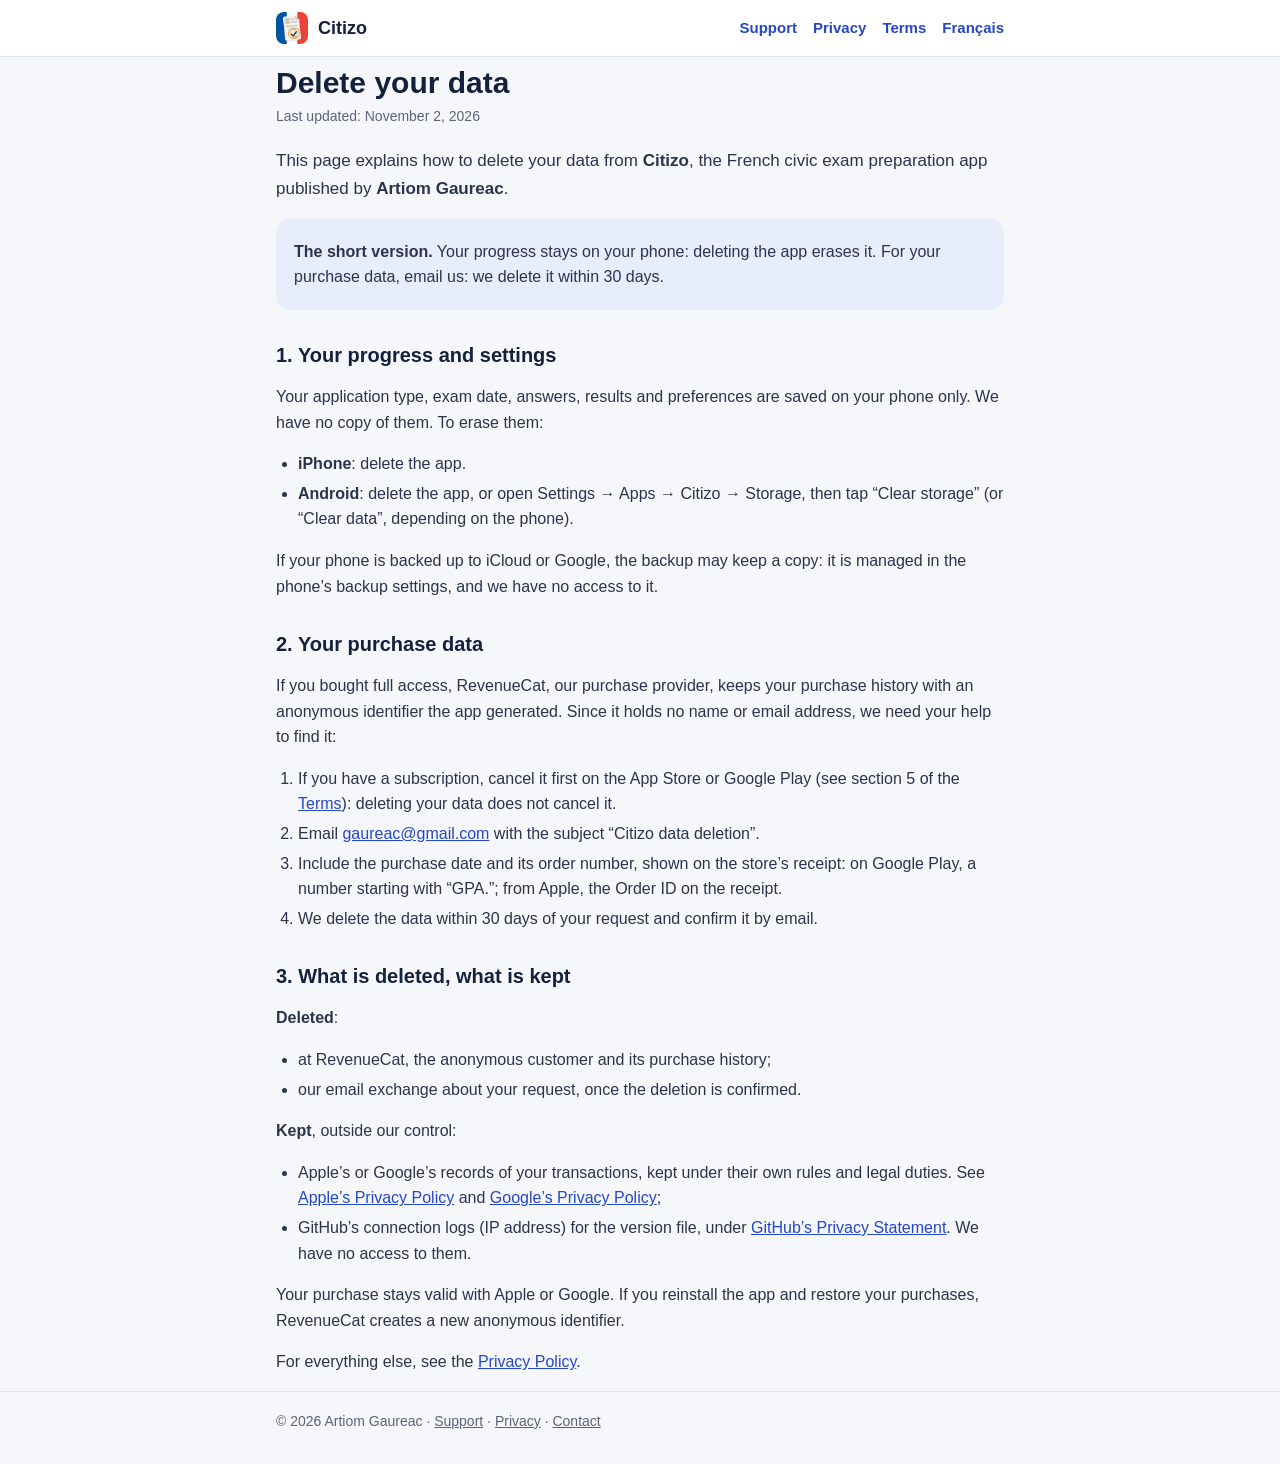
<file: en/delete-data.html>
<!DOCTYPE html>
<html lang="en">
<head>
<meta charset="utf-8">
<meta name="viewport" content="width=device-width, initial-scale=1">
<title>Delete your data — Citizo</title>
<meta name="description" content="How to delete your data from Citizo, by Artiom Gaureac: your progress on the phone and your purchase data.">
<link rel="stylesheet" href="../assets/style.css">
<link rel="icon" href="../assets/icon.png">
<link rel="alternate" hreflang="fr" href="../delete-data.html">
</head>
<body>
<header class="site">
  <div class="wrap">
    <a class="brand" href="index.html"><img src="../assets/icon.png" alt=""> Citizo</a>
    <nav class="site">
      <a href="index.html">Support</a>
      <a href="privacy.html">Privacy</a>
      <a href="terms.html">Terms</a>
      <a href="../delete-data.html" lang="fr">Français</a>
    </nav>
  </div>
</header>

<main class="wrap">
  <h1>Delete your data</h1>
  <p class="updated">Last updated: November 2, 2026</p>

  <p class="lead">This page explains how to delete your data from <strong>Citizo</strong>, the
  French civic exam preparation app published by <strong>Artiom Gaureac</strong>.</p>

  <div class="note">
    <p><strong>The short version.</strong> Your progress stays on your phone: deleting the app
    erases it. For your purchase data, email us: we delete it within 30 days.</p>
  </div>

  <h2>1. Your progress and settings</h2>
  <p>Your application type, exam date, answers, results and preferences are saved on your phone
  only. We have no copy of them. To erase them:</p>
  <ul>
    <li><strong>iPhone</strong>: delete the app.</li>
    <li><strong>Android</strong>: delete the app, or open Settings → Apps → Citizo → Storage,
      then tap “Clear storage” (or “Clear data”, depending on the phone).</li>
  </ul>
  <p>If your phone is backed up to iCloud or Google, the backup may keep a copy: it is managed in
  the phone’s backup settings, and we have no access to it.</p>

  <h2>2. Your purchase data</h2>
  <p>If you bought full access, RevenueCat, our purchase provider, keeps your purchase history
  with an anonymous identifier the app generated. Since it holds no name or email address, we
  need your help to find it:</p>
  <ol>
    <li>If you have a subscription, cancel it first on the App Store or Google Play (see section 5
      of the <a href="terms.html">Terms</a>): deleting your data does not cancel it.</li>
    <li>Email
      <a href="mailto:gaureac@gmail.com?subject=Citizo%20data%20deletion">gaureac@gmail.com</a>
      with the subject “Citizo data deletion”.</li>
    <li>Include the purchase date and its order number, shown on the store’s receipt: on Google
      Play, a number starting with “GPA.”; from Apple, the Order ID on the receipt.</li>
    <li>We delete the data within 30 days of your request and confirm it by email.</li>
  </ol>

  <h2>3. What is deleted, what is kept</h2>
  <p><strong>Deleted</strong>:</p>
  <ul>
    <li>at RevenueCat, the anonymous customer and its purchase history;</li>
    <li>our email exchange about your request, once the deletion is confirmed.</li>
  </ul>
  <p><strong>Kept</strong>, outside our control:</p>
  <ul>
    <li>Apple’s or Google’s records of your transactions, kept under their own rules and legal
      duties. See <a href="https://www.apple.com/legal/privacy/">Apple’s Privacy Policy</a> and
      <a href="https://policies.google.com/privacy">Google’s Privacy Policy</a>;</li>
    <li>GitHub’s connection logs (IP address) for the version file, under
      <a href="https://docs.github.com/en/site-policy/privacy-policies/github-general-privacy-statement">GitHub’s Privacy Statement</a>.
      We have no access to them.</li>
  </ul>
  <p>Your purchase stays valid with Apple or Google. If you reinstall the app and restore your
  purchases, RevenueCat creates a new anonymous identifier.</p>

  <p>For everything else, see the <a href="privacy.html">Privacy Policy</a>.</p>
</main>

<footer class="site">
  <div class="wrap">© 2026 Artiom Gaureac · <a href="index.html">Support</a> ·
  <a href="privacy.html">Privacy</a> · <a href="mailto:gaureac@gmail.com">Contact</a></div>
</footer>
</body>
</html>
</file>
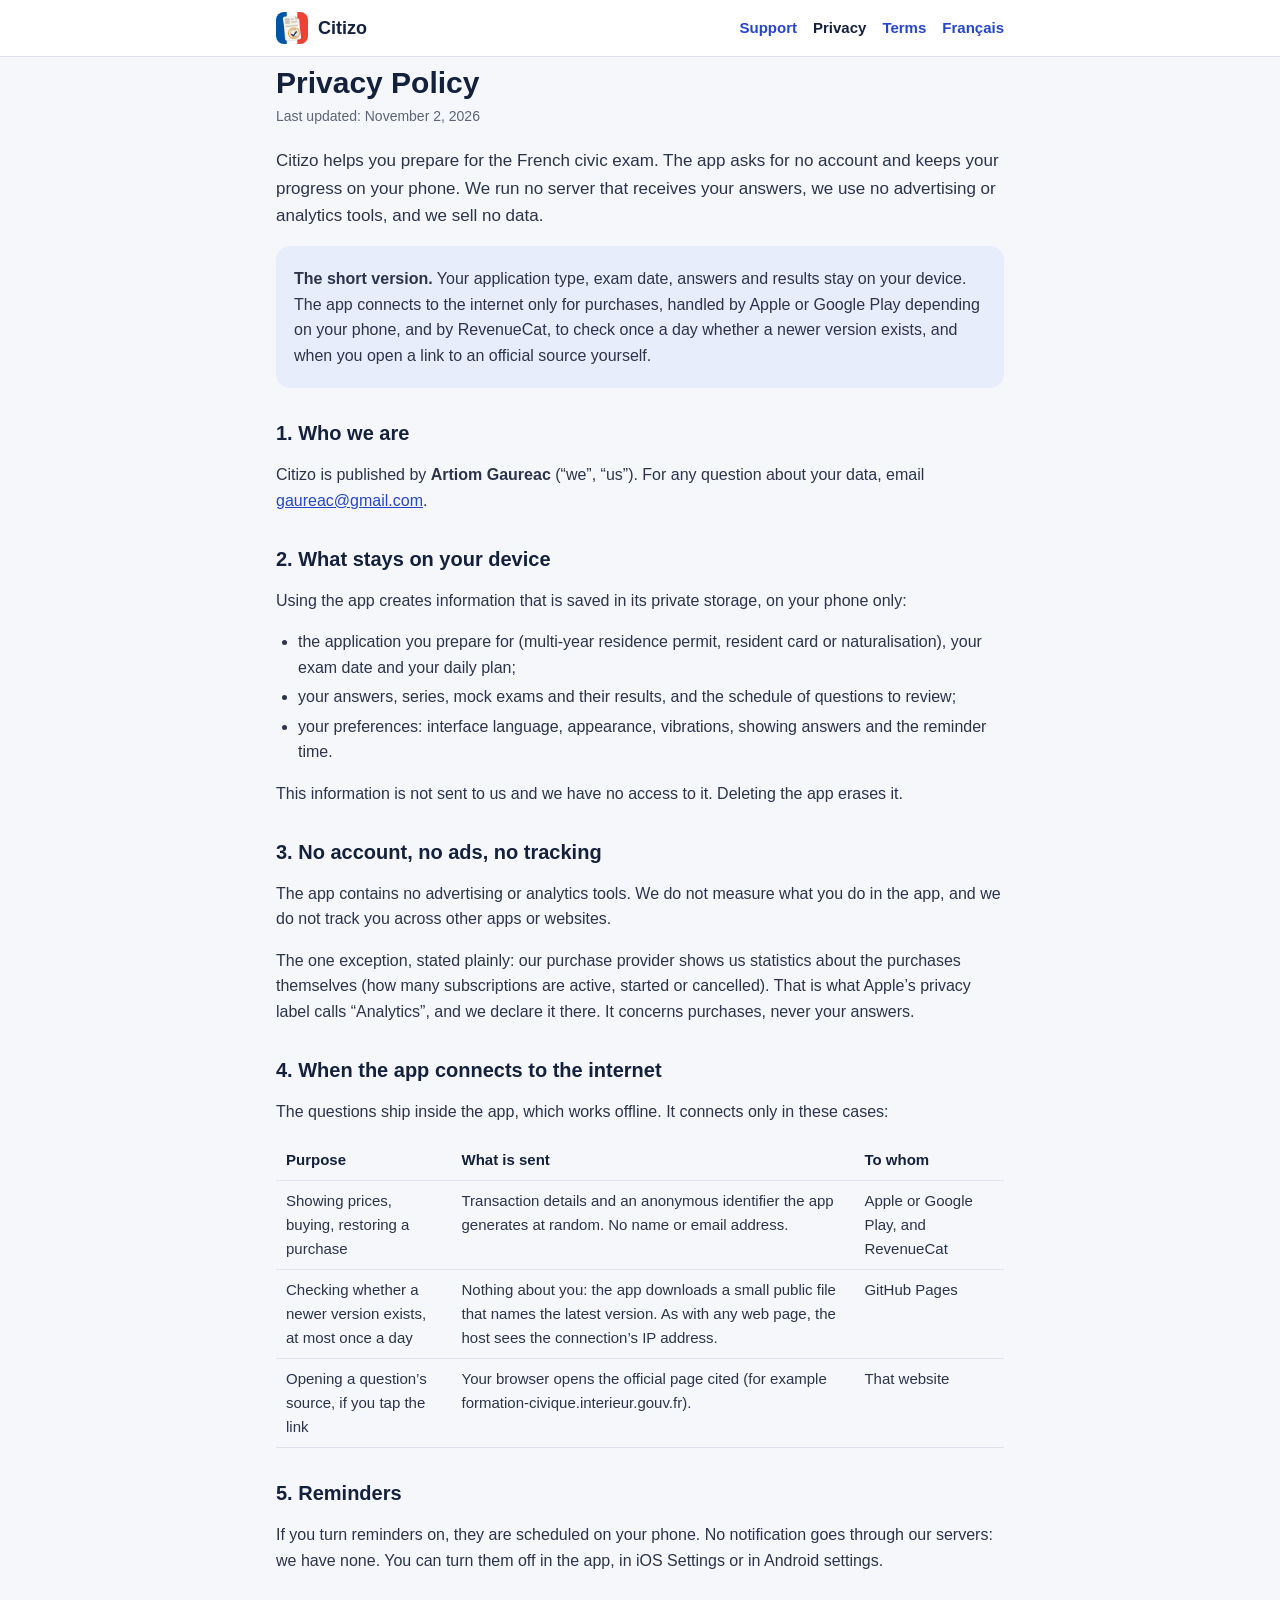
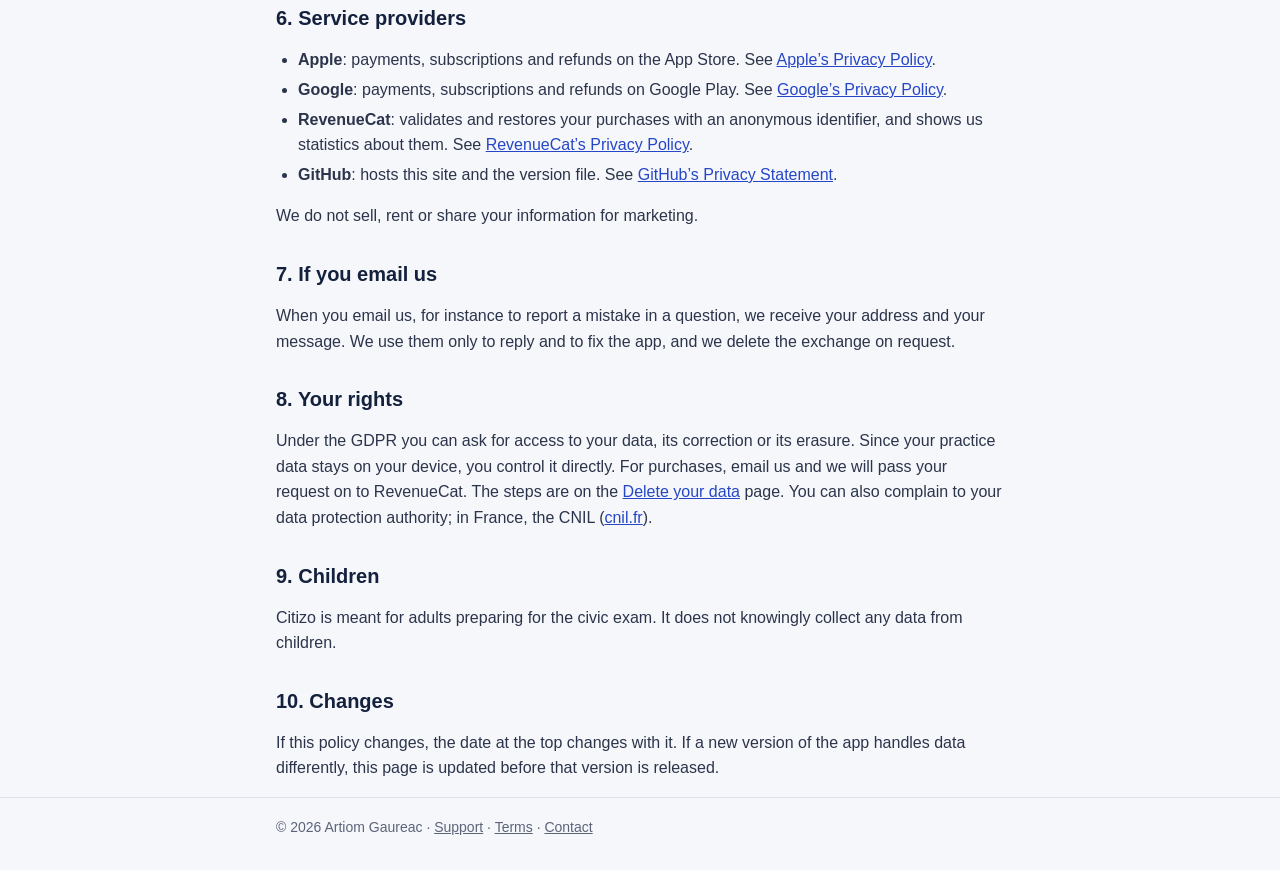
<file: en/privacy.html>
<!DOCTYPE html>
<html lang="en">
<head>
<meta charset="utf-8">
<meta name="viewport" content="width=device-width, initial-scale=1">
<title>Privacy Policy — Citizo</title>
<meta name="description" content="Privacy Policy of Citizo, the French civic exam preparation app. Your answers stay on your phone.">
<link rel="stylesheet" href="../assets/style.css">
<link rel="icon" href="../assets/icon.png">
<link rel="alternate" hreflang="fr" href="../privacy.html">
</head>
<body>
<header class="site">
  <div class="wrap">
    <a class="brand" href="index.html"><img src="../assets/icon.png" alt=""> Citizo</a>
    <nav class="site">
      <a href="index.html">Support</a>
      <a href="privacy.html" aria-current="page">Privacy</a>
      <a href="terms.html">Terms</a>
      <a href="../privacy.html" lang="fr">Français</a>
    </nav>
  </div>
</header>

<main class="wrap">
  <h1>Privacy Policy</h1>
  <p class="updated">Last updated: November 2, 2026</p>

  <p class="lead">Citizo helps you prepare for the French civic exam. The app asks for no account
  and keeps your progress on your phone. We run no server that receives your answers, we use no
  advertising or analytics tools, and we sell no data.</p>

  <div class="note">
    <p><strong>The short version.</strong> Your application type, exam date, answers and results
    stay on your device. The app connects to the internet only for purchases, handled by Apple
    or Google Play depending on your phone, and by RevenueCat, to check once a day whether a
    newer version exists, and when you open a link to an official source yourself.</p>
  </div>

  <h2>1. Who we are</h2>
  <p>Citizo is published by <strong>Artiom Gaureac</strong> (“we”, “us”). For any question
  about your data, email <a href="mailto:gaureac@gmail.com">gaureac@gmail.com</a>.</p>

  <h2>2. What stays on your device</h2>
  <p>Using the app creates information that is saved in its private storage, on your phone
  only:</p>
  <ul>
    <li>the application you prepare for (multi-year residence permit, resident card or
      naturalisation), your exam date and your daily plan;</li>
    <li>your answers, series, mock exams and their results, and the schedule of questions to
      review;</li>
    <li>your preferences: interface language, appearance, vibrations, showing answers and the
      reminder time.</li>
  </ul>
  <p>This information is not sent to us and we have no access to it. Deleting the app erases
  it.</p>

  <h2>3. No account, no ads, no tracking</h2>
  <p>The app contains no advertising or analytics tools. We do not measure what you do in the
  app, and we do not track you across other apps or websites.</p>
  <p>The one exception, stated plainly: our purchase provider shows us statistics about the
  purchases themselves (how many subscriptions are active, started or cancelled). That is what
  Apple’s privacy label calls “Analytics”, and we declare it there. It concerns purchases, never
  your answers.</p>

  <h2>4. When the app connects to the internet</h2>
  <p>The questions ship inside the app, which works offline. It connects only in these
  cases:</p>
  <div class="table-scroll">
  <table>
    <tr><th>Purpose</th><th>What is sent</th><th>To whom</th></tr>
    <tr><td>Showing prices, buying, restoring a purchase</td>
      <td>Transaction details and an anonymous identifier the app generates at random. No name
      or email address.</td>
      <td>Apple or Google Play, and RevenueCat</td></tr>
    <tr><td>Checking whether a newer version exists, at most once a day</td>
      <td>Nothing about you: the app downloads a small public file that names the latest
      version. As with any web page, the host sees the connection’s IP address.</td>
      <td>GitHub Pages</td></tr>
    <tr><td>Opening a question’s source, if you tap the link</td>
      <td>Your browser opens the official page cited (for example
      formation-civique.interieur.gouv.fr).</td>
      <td>That website</td></tr>
  </table>
  </div>

  <h2>5. Reminders</h2>
  <p>If you turn reminders on, they are scheduled on your phone. No notification goes through
  our servers: we have none. You can turn them off in the app, in iOS Settings or in Android
  settings.</p>

  <h2>6. Service providers</h2>
  <ul>
    <li><strong>Apple</strong>: payments, subscriptions and refunds on the App Store. See
      <a href="https://www.apple.com/legal/privacy/">Apple’s Privacy Policy</a>.</li>
    <li><strong>Google</strong>: payments, subscriptions and refunds on Google Play. See
      <a href="https://policies.google.com/privacy">Google’s Privacy Policy</a>.</li>
    <li><strong>RevenueCat</strong>: validates and restores your purchases with an anonymous
      identifier, and shows us statistics about them. See
      <a href="https://www.revenuecat.com/privacy/">RevenueCat’s Privacy Policy</a>.</li>
    <li><strong>GitHub</strong>: hosts this site and the version file. See
      <a href="https://docs.github.com/en/site-policy/privacy-policies/github-general-privacy-statement">GitHub’s Privacy Statement</a>.</li>
  </ul>
  <p>We do not sell, rent or share your information for marketing.</p>

  <h2>7. If you email us</h2>
  <p>When you email us, for instance to report a mistake in a question, we receive your address
  and your message. We use them only to reply and to fix the app, and we delete the exchange on
  request.</p>

  <h2>8. Your rights</h2>
  <p>Under the GDPR you can ask for access to your data, its correction or its erasure. Since
  your practice data stays on your device, you control it directly. For purchases, email us and
  we will pass your request on to RevenueCat. The steps are on the
  <a href="delete-data.html">Delete your data</a> page. You can also complain to your data protection
  authority; in France, the CNIL (<a href="https://www.cnil.fr">cnil.fr</a>).</p>

  <h2>9. Children</h2>
  <p>Citizo is meant for adults preparing for the civic exam. It does not knowingly collect any
  data from children.</p>

  <h2>10. Changes</h2>
  <p>If this policy changes, the date at the top changes with it. If a new version of the app
  handles data differently, this page is updated before that version is released.</p>
</main>

<footer class="site">
  <div class="wrap">© 2026 Artiom Gaureac · <a href="index.html">Support</a> ·
  <a href="terms.html">Terms</a> · <a href="mailto:gaureac@gmail.com">Contact</a></div>
</footer>
</body>
</html>
</file>
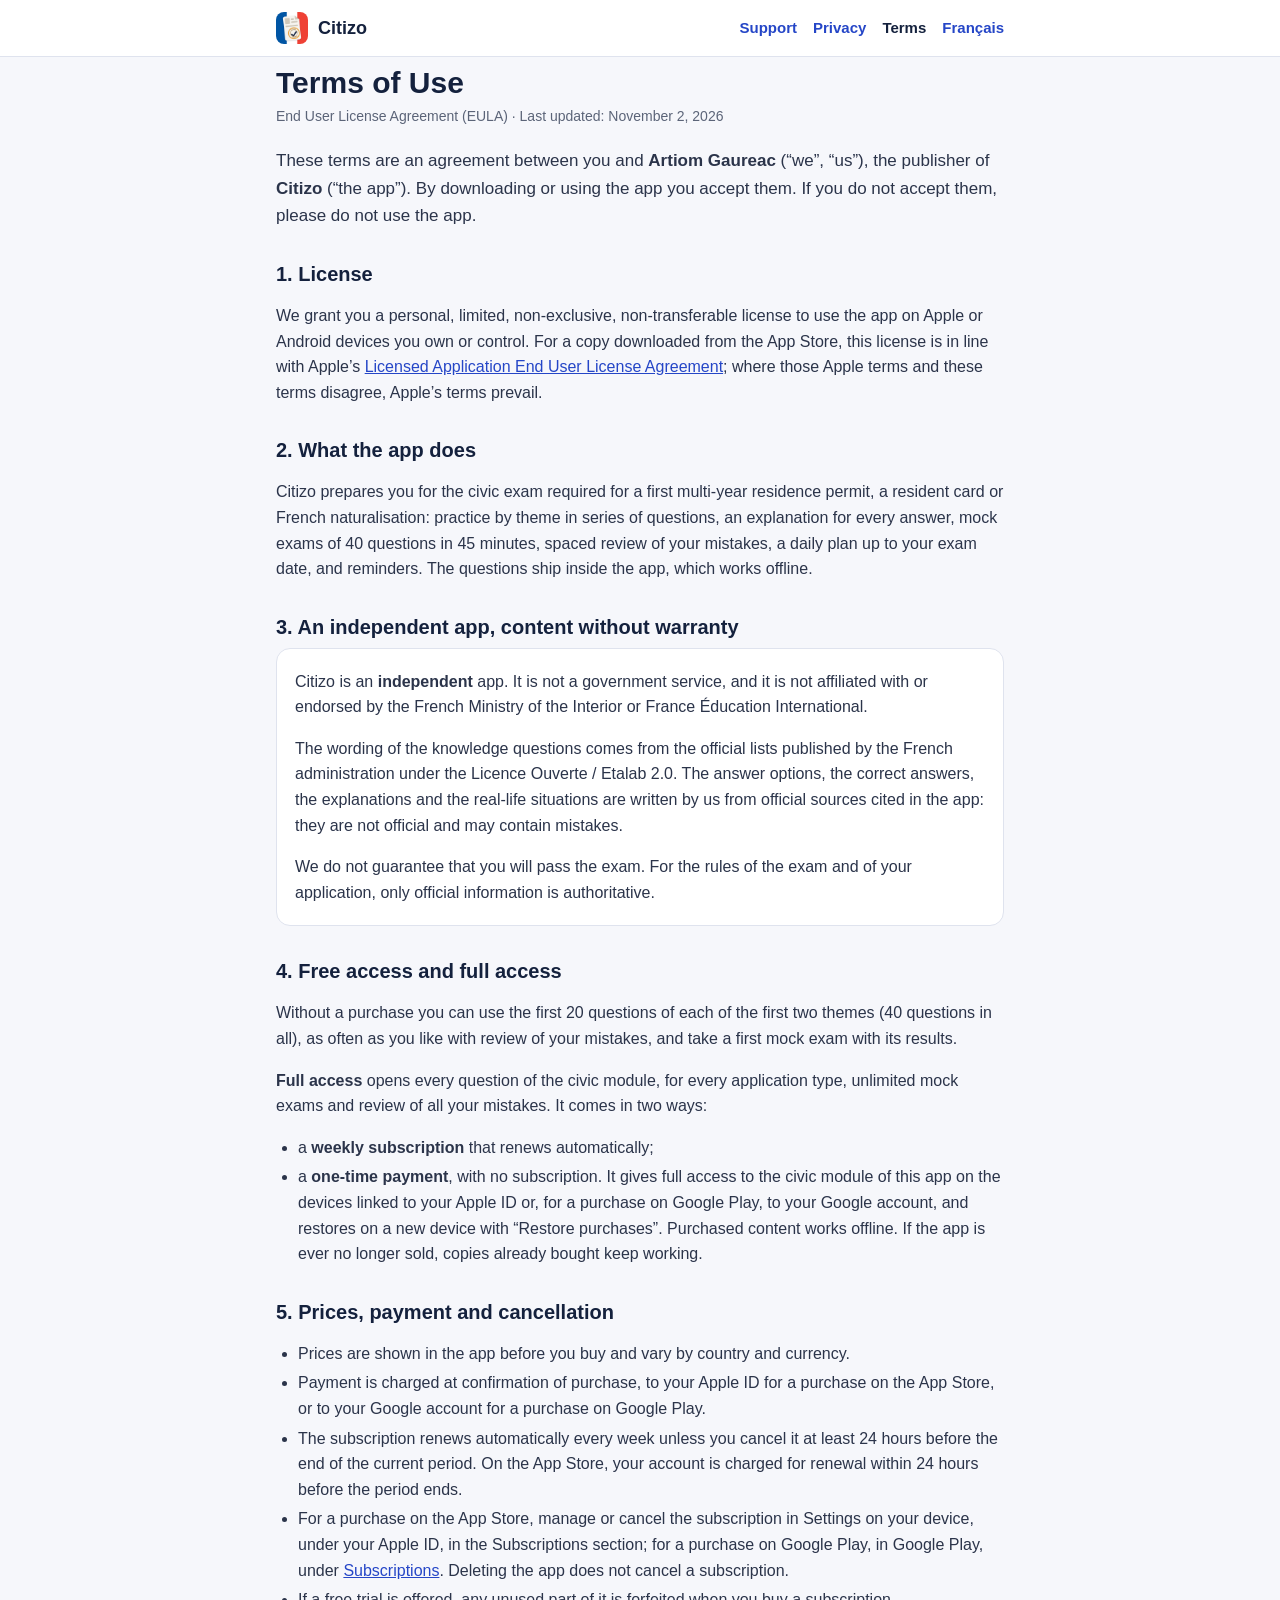
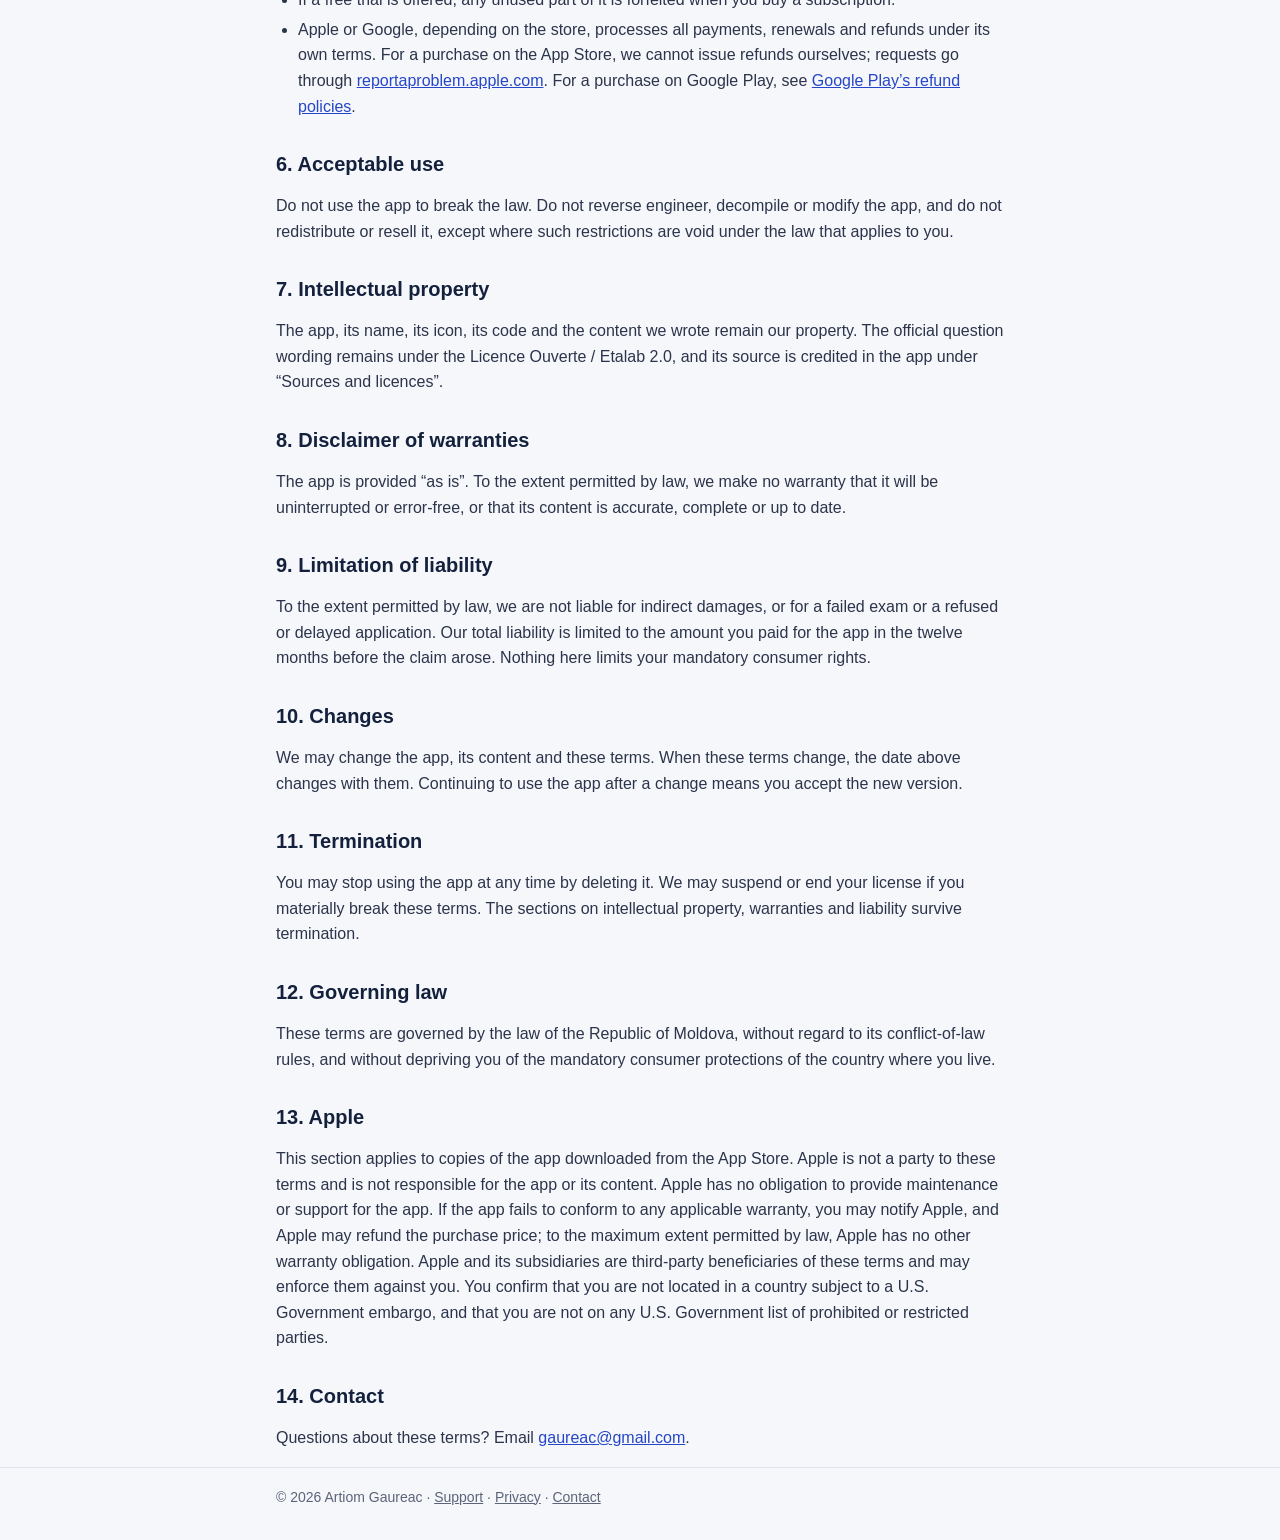
<file: en/terms.html>
<!DOCTYPE html>
<html lang="en">
<head>
<meta charset="utf-8">
<meta name="viewport" content="width=device-width, initial-scale=1">
<title>Terms of Use (EULA) — Citizo</title>
<meta name="description" content="Terms of Use and End User License Agreement of Citizo: weekly subscription, one-time payment, content and limits.">
<link rel="stylesheet" href="../assets/style.css">
<link rel="icon" href="../assets/icon.png">
<link rel="alternate" hreflang="fr" href="../terms.html">
</head>
<body>
<header class="site">
  <div class="wrap">
    <a class="brand" href="index.html"><img src="../assets/icon.png" alt=""> Citizo</a>
    <nav class="site">
      <a href="index.html">Support</a>
      <a href="privacy.html">Privacy</a>
      <a href="terms.html" aria-current="page">Terms</a>
      <a href="../terms.html" lang="fr">Français</a>
    </nav>
  </div>
</header>

<main class="wrap">
  <h1>Terms of Use</h1>
  <p class="updated">End User License Agreement (EULA) · Last updated: November 2, 2026</p>

  <p class="lead">These terms are an agreement between you and <strong>Artiom Gaureac</strong>
  (“we”, “us”), the publisher of <strong>Citizo</strong> (“the app”). By downloading or using the
  app you accept them. If you do not accept them, please do not use the app.</p>

  <h2>1. License</h2>
  <p>We grant you a personal, limited, non-exclusive, non-transferable license to use the app on
  Apple or Android devices you own or control. For a copy downloaded from the App Store, this
  license is in line with Apple’s
  <a href="https://www.apple.com/legal/internet-services/itunes/dev/stdeula/">Licensed
  Application End User License Agreement</a>; where those Apple terms and these terms disagree,
  Apple’s terms prevail.</p>

  <h2>2. What the app does</h2>
  <p>Citizo prepares you for the civic exam required for a first multi-year residence permit, a
  resident card or French naturalisation: practice by theme in series of questions, an
  explanation for every answer, mock exams of 40 questions in 45 minutes, spaced review of your
  mistakes, a daily plan up to your exam date, and reminders. The questions ship inside the app,
  which works offline.</p>

  <h2>3. An independent app, content without warranty</h2>
  <div class="card">
    <p>Citizo is an <strong>independent</strong> app. It is not a government service, and it is
    not affiliated with or endorsed by the French Ministry of the Interior or France Éducation
    International.</p>
    <p>The wording of the knowledge questions comes from the official lists published by the
    French administration under the Licence Ouverte / Etalab 2.0. The answer options, the correct
    answers, the explanations and the real-life situations are written by us from official
    sources cited in the app: they are not official and may contain mistakes.</p>
    <p>We do not guarantee that you will pass the exam. For the rules of the exam and of your
    application, only official information is authoritative.</p>
  </div>

  <h2>4. Free access and full access</h2>
  <p>Without a purchase you can use the first 20 questions of each of the first two themes (40
  questions in all), as often as you like with review of your mistakes, and take a first mock
  exam with its results.</p>
  <p><strong>Full access</strong> opens every question of the civic module, for every
  application type, unlimited mock exams and review of all your mistakes. It comes in two
  ways:</p>
  <ul>
    <li>a <strong>weekly subscription</strong> that renews automatically;</li>
    <li>a <strong>one-time payment</strong>, with no subscription. It gives full access to the
      civic module of this app on the devices linked to your Apple ID or, for a purchase on
      Google Play, to your Google account, and restores on a new
      device with “Restore purchases”. Purchased content works offline. If the app is ever no
      longer sold, copies already bought keep working.</li>
  </ul>

  <h2>5. Prices, payment and cancellation</h2>
  <ul>
    <li>Prices are shown in the app before you buy and vary by country and currency.</li>
    <li>Payment is charged at confirmation of purchase, to your Apple ID for a purchase on the App
      Store, or to your Google account for a purchase on Google Play.</li>
    <li>The subscription renews automatically every week unless you cancel it at least 24 hours
      before the end of the current period. On the App Store, your account is charged for renewal
      within 24 hours before the period ends.</li>
    <li>For a purchase on the App Store, manage or cancel the subscription in Settings on your
      device, under your Apple ID, in the Subscriptions section; for a purchase on Google Play, in
      Google Play, under
      <a href="https://play.google.com/store/account/subscriptions">Subscriptions</a>. Deleting the app does not cancel a subscription.</li>
    <li>If a free trial is offered, any unused part of it is forfeited when you buy a
      subscription.</li>
    <li>Apple or Google, depending on the store, processes all payments, renewals and refunds
      under its own terms. For a purchase on the App Store, we cannot issue refunds ourselves;
      requests go through
      <a href="https://reportaproblem.apple.com">reportaproblem.apple.com</a>. For a purchase on
      Google Play, see
      <a href="https://support.google.com/googleplay/answer/15574908">Google Play’s refund
      policies</a>.</li>
  </ul>

  <h2>6. Acceptable use</h2>
  <p>Do not use the app to break the law. Do not reverse engineer, decompile or modify the app,
  and do not redistribute or resell it, except where such restrictions are void under the law
  that applies to you.</p>

  <h2>7. Intellectual property</h2>
  <p>The app, its name, its icon, its code and the content we wrote remain our property. The
  official question wording remains under the Licence Ouverte / Etalab 2.0, and its source is
  credited in the app under “Sources and licences”.</p>

  <h2>8. Disclaimer of warranties</h2>
  <p>The app is provided “as is”. To the extent permitted by law, we make no warranty that it
  will be uninterrupted or error-free, or that its content is accurate, complete or up to
  date.</p>

  <h2>9. Limitation of liability</h2>
  <p>To the extent permitted by law, we are not liable for indirect damages, or for a failed
  exam or a refused or delayed application. Our total liability is limited to the amount you
  paid for the app in the twelve months before the claim arose. Nothing here limits your
  mandatory consumer rights.</p>

  <h2>10. Changes</h2>
  <p>We may change the app, its content and these terms. When these terms change, the date
  above changes with them. Continuing to use the app after a change means you accept the new
  version.</p>

  <h2>11. Termination</h2>
  <p>You may stop using the app at any time by deleting it. We may suspend or end your license
  if you materially break these terms. The sections on intellectual property, warranties and
  liability survive termination.</p>

  <h2>12. Governing law</h2>
  <p>These terms are governed by the law of the Republic of Moldova, without regard to its
  conflict-of-law rules, and without depriving you of the mandatory consumer protections of
  the country where you live.</p>

  <h2>13. Apple</h2>
  <p>This section applies to copies of the app downloaded from the App Store.
  Apple is not a party to these terms and is not responsible for the app or its content.
  Apple has no obligation to provide maintenance or support for the app. If the app fails to
  conform to any applicable warranty, you may notify Apple, and Apple may refund the purchase
  price; to the maximum extent permitted by law, Apple has no other warranty obligation. Apple
  and its subsidiaries are third-party beneficiaries of these terms and may enforce them against
  you. You confirm that you are not located in a country subject to a U.S. Government embargo,
  and that you are not on any U.S. Government list of prohibited or restricted parties.</p>

  <h2>14. Contact</h2>
  <p>Questions about these terms? Email <a href="mailto:gaureac@gmail.com">gaureac@gmail.com</a>.</p>
</main>

<footer class="site">
  <div class="wrap">© 2026 Artiom Gaureac · <a href="index.html">Support</a> ·
  <a href="privacy.html">Privacy</a> · <a href="mailto:gaureac@gmail.com">Contact</a></div>
</footer>
</body>
</html>
</file>
<file: assets/style.css>
:root {
  --bg: #f6f7fb;
  --surface: #ffffff;
  --ink: #14213d;
  --text: #2b344a;
  --muted: #5b6478;
  --primary: #2546c7;
  --primary-soft: #e8edfb;
  --border: #dfe3ee;
  --accent: #b7791f;
}
@media (prefers-color-scheme: dark) {
  :root {
    --bg: #0e1526;
    --surface: #16203a;
    --ink: #eef1f8;
    --text: #d5dae6;
    --muted: #9aa3b8;
    --primary: #8ea5ff;
    --primary-soft: #1d2b52;
    --border: #2a3552;
    --accent: #f2b654;
  }
}
* { box-sizing: border-box; }
html { -webkit-text-size-adjust: 100%; }
body {
  margin: 0;
  background: var(--bg);
  color: var(--text);
  font: 16px/1.6 -apple-system, BlinkMacSystemFont, "Segoe UI", Roboto, "Helvetica Neue", Arial, sans-serif;
}
.wrap { max-width: 760px; margin: 0 auto; padding: 0 16px; }
header.site { background: var(--surface); border-bottom: 1px solid var(--border); }
header.site .wrap { display: flex; flex-wrap: wrap; align-items: center; justify-content: space-between; gap: 8px 16px; padding-top: 12px; padding-bottom: 12px; }
.brand { display: inline-flex; align-items: center; gap: 10px; font-weight: 700; font-size: 18px; color: var(--ink); text-decoration: none; }
.brand img { width: 32px; height: 32px; border-radius: 8px; }
nav.site { display: flex; flex-wrap: wrap; gap: 4px 16px; }
nav.site a { color: var(--primary); text-decoration: none; font-weight: 600; font-size: 15px; }
nav.site a[aria-current="page"] { color: var(--ink); }
main { padding-top: 28px; padding-bottom: 40px; }
h1 { color: var(--ink); font-size: 30px; line-height: 1.2; margin: 8px 0 4px; }
h2 { color: var(--ink); font-size: 20px; line-height: 1.3; margin: 32px 0 8px; }
a { color: var(--primary); }
.updated { color: var(--muted); font-size: 14px; margin: 0 0 20px; }
.lead { font-size: 17px; }
.card { background: var(--surface); border: 1px solid var(--border); border-radius: 14px; padding: 4px 18px; }
.note { background: var(--primary-soft); border-radius: 14px; padding: 4px 18px; }
ul, ol { padding-left: 22px; }
li { margin: 4px 0; }
table { width: 100%; border-collapse: collapse; font-size: 15px; }
th, td { text-align: left; vertical-align: top; padding: 8px 10px; border-bottom: 1px solid var(--border); }
th { color: var(--ink); }
.table-scroll { overflow-x: auto; }
.contact { font-size: 18px; font-weight: 600; }
footer.site { border-top: 1px solid var(--border); color: var(--muted); font-size: 14px; padding: 18px 0 32px; }
footer.site a { color: var(--muted); }
</file>
